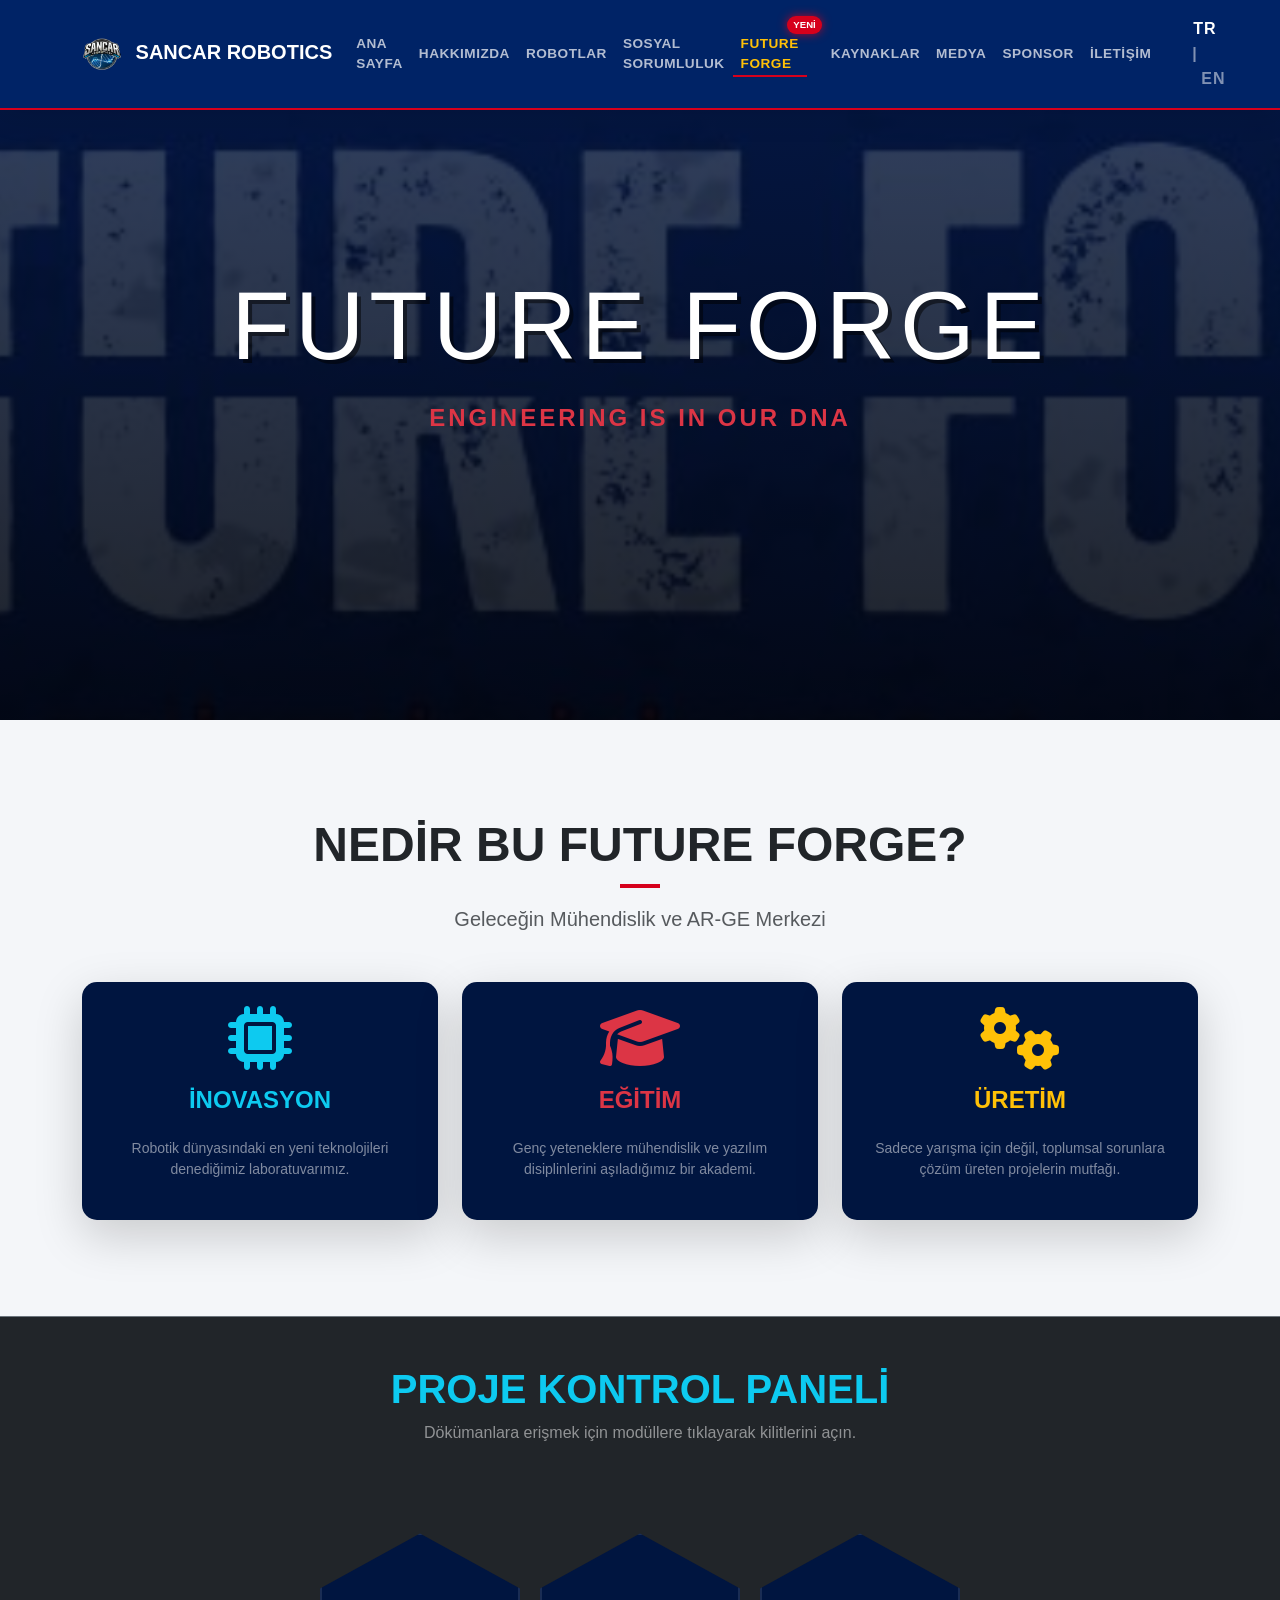
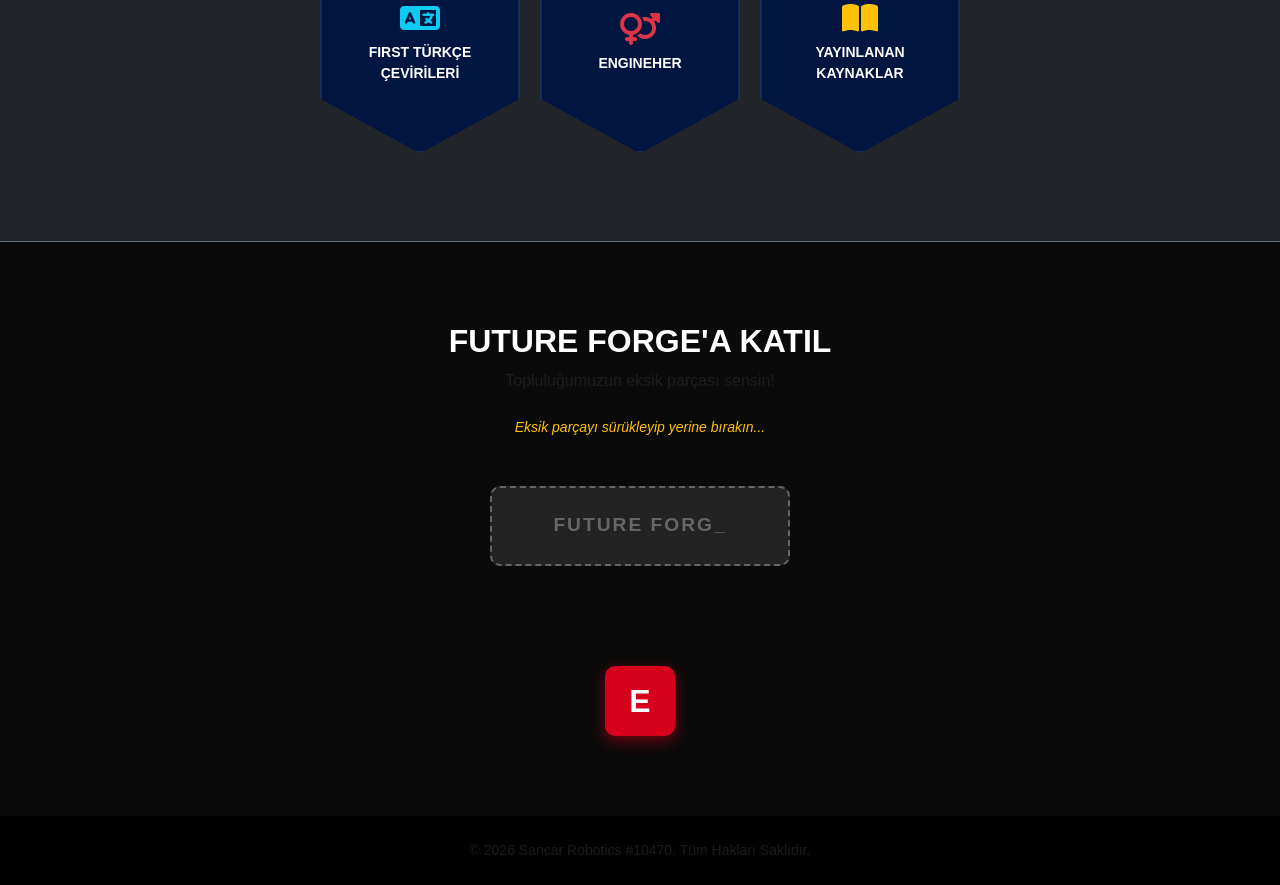
<file: pages/futureforge.html>
<!DOCTYPE html>
<html lang="tr">
<head>
    <meta charset="UTF-8">
    <meta name="viewport" content="width=device-width, initial-scale=1.0">
    <title>Future Forge | Sancar Robotics</title>
    <link href="https://cdn.jsdelivr.net/npm/bootstrap@5.3.0/dist/css/bootstrap.min.css" rel="stylesheet">
    <link rel="stylesheet" href="https://cdnjs.cloudflare.com/ajax/libs/font-awesome/6.4.0/css/all.min.css">
    <link rel="stylesheet" href="../style.css">

    <style>
        .ff-hero {
            height: 80vh;
            background-image: linear-gradient(rgba(0, 21, 64, 0.8), rgba(0, 0, 0, 0.9)), url('/img/futureforge.png');
            background-size: cover;
            background-position: center;
            background-attachment: fixed;
            display: flex;
            align-items: center;
            justify-content: center;
            position: relative;
        }

        /* HEXAGON SİSTEMİ */
        .hex-grid {
            display: flex;
            flex-wrap: wrap;
            justify-content: center;
            gap: 20px;
            padding: 40px 0;
            position: relative;
            z-index: 5;
        }
        
        .hexagon {
            width: 200px;
            height: 220px;
            background-color: #001540;
            clip-path: polygon(50% 0%, 100% 25%, 100% 75%, 50% 100%, 0% 75%, 0% 25%);
            display: flex;
            align-items: center;
            justify-content: center;
            flex-direction: column;
            color: #fff;
            cursor: pointer;
            transition: all 0.3s ease;
            position: relative;
            border: 2px solid rgba(255,255,255,0.1);
            text-align: center;
            padding: 10px;
        }

        .hexagon:hover {
            background-color: var(--accent-color);
            transform: scale(1.05);
            box-shadow: 0 0 20px rgba(214, 0, 28, 0.8);
            z-index: 10;
        }

        .hex-expand-anim {
            animation: spin-and-expand 1.5s ease-in-out forwards !important;
            z-index: 9999 !important;
            background-color: #001540 !important;
        }

        .hex-expand-anim > * {
            animation: fade-out-content 0.5s forwards;
        }

        @keyframes spin-and-expand {
            0% { transform: scale(1) rotate(0deg); }
            40% { transform: scale(0.8) rotate(360deg); background-color: var(--accent-color); }
            100% { transform: scale(50) rotate(360deg); background-color: #001540; opacity: 1; }
        }

        @keyframes fade-out-content {
            to { opacity: 0; display: none; }
        }

        /* YENİ PUZZLE (YAPBOZ) SİSTEMİ (Mobil Uyumlu) */
        .puzzle-section {
            background-color: #0a0a0a;
            padding: 80px 0;
            overflow: hidden; /* Taşmaları engelle */
        }

        .puzzle-container {
            position: relative;
            width: 100%;
            max-width: 400px;
            height: 250px;
            margin: 0 auto;
        }

        .puzzle-board {
            width: 300px;
            height: 80px;
            background-color: rgba(255, 255, 255, 0.1);
            border: 2px dashed #666;
            position: absolute;
            top: 0;
            left: 50%;
            transform: translateX(-50%);
            display: flex;
            align-items: center;
            justify-content: center;
            border-radius: 10px;
            transition: all 0.3s;
        }

        .puzzle-board.success {
            border: 2px solid #0dcaf0;
            background-color: rgba(13, 202, 240, 0.1);
            box-shadow: 0 0 30px rgba(13, 202, 240, 0.5);
            animation: glow-pulse 2s infinite;
        }

        .puzzle-piece {
            width: 70px;
            height: 70px;
            background-color: var(--accent-color);
            color: white;
            display: flex;
            align-items: center;
            justify-content: center;
            font-weight: bold;
            border-radius: 10px;
            cursor: grab;
            position: absolute;
            bottom: 0;
            left: calc(50% - 35px); /* Tam ortalama */
            box-shadow: 0 5px 15px rgba(214, 0, 28, 0.5);
            touch-action: none; /* Mobilde ekranı kaydırmayı engeller */
            z-index: 20;
        }

        .puzzle-piece:active {
            cursor: grabbing;
        }

        .puzzle-target-text {
            color: #666;
            font-weight: bold;
            text-transform: uppercase;
            letter-spacing: 2px;
            font-size: 1.2rem;
        }

        @keyframes glow-pulse {
            0% { box-shadow: 0 0 10px rgba(13, 202, 240, 0.3); }
            50% { box-shadow: 0 0 30px rgba(13, 202, 240, 0.8); }
            100% { box-shadow: 0 0 10px rgba(13, 202, 240, 0.3); }
        }

        #whatsapp-btn-container {
            display: none;
            opacity: 0;
            transition: opacity 1s;
        }
    </style>
</head>
<body class="bg-dark text-white">

    <nav class="navbar navbar-expand-lg navbar-dark fixed-top" id="mainNav" style="background-color: var(--primary-color);">
        <div class="container">
            <a class="navbar-brand fw-bold" href="../index.html">
                <img src="../img/logo.png" alt="Sancar Logo" height="40" class="d-inline-block align-text-center me-2">
                SANCAR ROBOTICS
            </a>
            <button class="navbar-toggler" type="button" data-bs-toggle="collapse" data-bs-target="#navbarNav">
                <span class="navbar-toggler-icon"></span>
            </button>
            <div class="collapse navbar-collapse" id="navbarNav">
                <ul class="navbar-nav ms-auto text-uppercase fw-semibold align-items-center">
                    <li class="nav-item"><a class="nav-link" href="../index.html" data-lang="nav_home">ANA SAYFA</a></li>
                    <li class="nav-item"><a class="nav-link" href="about.html" data-lang="nav_about">HAKKIMIZDA</a></li>
                    <li class="nav-item"><a class="nav-link" href="robots.html" data-lang="nav_robots">ROBOTLAR</a></li>
                    <li class="nav-item"><a class="nav-link" href="outreach.html" data-lang="nav_outreach">SOSYAL SORUMLULUK</a></li>
                    <li class="nav-item position-relative me-3">
                        <a class="nav-link text-warning fw-bold active" href="futureforge.html" data-lang="nav_ff">FUTURE FORGE</a>
                        <span class="nav-badge-new" data-lang="badge_new">YENİ</span>
                    </li>
                    <li class="nav-item"><a class="nav-link" href="resources.html" data-lang="nav_resources">KAYNAKLAR</a></li>
                    <li class="nav-item"><a class="nav-link" href="media.html" data-lang="nav_media">MEDYA</a></li>
                    <li class="nav-item"><a class="nav-link" href="sponsor.html" data-lang="nav_sponsor">SPONSOR</a></li>
                    <li class="nav-item"><a class="nav-link" href="../index.html#contact" data-lang="nav_contact">İLETİŞİM</a></li>
                    <li class="nav-item ms-3 border-start ps-3 border-secondary d-none d-lg-block"></li>
                    <li class="nav-item mt-3 mt-lg-0">
                        <button onclick="changeLanguage('tr')" id="btn-tr" class="btn btn-link text-decoration-none text-white p-0 me-2 small">TR</button>
                        <span class="text-white-50">|</span>
                        <button onclick="changeLanguage('en')" id="btn-en" class="btn btn-link text-decoration-none text-white-50 p-0 ms-2 small">EN</button>
                    </li>
                </ul>
            </div>
        </div>
    </nav>

    <header class="ff-hero">
        <div class="container text-center position-relative z-1">
            <h1 class="ff-hero-text" data-lang="ff_hero_title">FUTURE FORGE</h1>
            <p class="lead fw-bold text-danger mt-3 fs-4" style="letter-spacing: 3px;" data-lang="ff_hero_sub">ENGINEERING IS IN OUR DNA</p>
        </div>
    </header>

    <section class="py-5" style="background-color: var(--bg-tech);">
        <div class="container mt-5">
            <div class="text-center mb-5">
                <h2 class="fw-bold display-5 text-uppercase section-heading text-dark" data-lang="ff_what_title">NEDİR BU FUTURE FORGE?</h2>
                <p class="text-muted lead mt-3" data-lang="ff_what_sub">Geleceğin Mühendislik ve AR-GE Merkezi</p>
            </div>

            <div class="row g-4 mb-5">
                <div class="col-md-4">
                    <div class="card h-100 border-0 shadow-lg text-center p-4" style="background-color: #001540; color: white; border-bottom: 4px solid #0dcaf0;">
                        <div class="mb-3"><i class="fa-solid fa-microchip fa-4x text-info"></i></div>
                        <h4 class="fw-bold text-info" data-lang="ff_col1_title">İNOVASYON</h4>
                        <p class="text-white-50 mt-3 small" data-lang="ff_col1_desc">Robotik dünyasındaki en yeni teknolojileri denediğimiz laboratuvarımız.</p>
                    </div>
                </div>
                <div class="col-md-4">
                    <div class="card h-100 border-0 shadow-lg text-center p-4" style="background-color: #001540; color: white; border-bottom: 4px solid var(--accent-color);">
                        <div class="mb-3"><i class="fa-solid fa-graduation-cap fa-4x text-danger"></i></div>
                        <h4 class="fw-bold text-danger" data-lang="ff_col2_title">EĞİTİM</h4>
                        <p class="text-white-50 mt-3 small" data-lang="ff_col2_desc">Genç yeteneklere mühendislik ve yazılım disiplinlerini aşıladığımız bir akademi.</p>
                    </div>
                </div>
                <div class="col-md-4">
                    <div class="card h-100 border-0 shadow-lg text-center p-4" style="background-color: #001540; color: white; border-bottom: 4px solid #ffc107;">
                        <div class="mb-3"><i class="fa-solid fa-gears fa-4x text-warning"></i></div>
                        <h4 class="fw-bold text-warning" data-lang="ff_col3_title">ÜRETİM</h4>
                        <p class="text-white-50 mt-3 small" data-lang="ff_col3_desc">Sadece yarışma için değil, toplumsal sorunlara çözüm üreten projelerin mutfağı.</p>
                    </div>
                </div>
            </div>
        </div>
    </section>

    <section class="py-5 bg-dark border-top border-secondary position-relative overflow-hidden">
        <div class="container text-center position-relative z-1">
            <h2 class="fw-bold display-6 text-uppercase text-info mb-2" data-lang="ff_hex_title">PROJE KONTROL PANELİ</h2>
            <p class="text-white-50 mb-5" data-lang="ff_hex_sub">Dökümanlara erişmek için modüllere tıklayarak kilitlerini açın.</p>
            
            <div class="hex-grid">
                
                <div class="hexagon" onclick="triggerHexAnimation(this, 'translations.html')">
                    <i class="fa-solid fa-language fa-2x mb-2 text-info"></i>
                    <strong class="small" data-lang="ff_proj1">FIRST TÜRKÇE ÇEVİRİLERİ</strong>
                </div>

                <div class="hexagon" onclick="triggerHexAnimation(this, 'engineher.html')">
                    <i class="fa-solid fa-venus-mars fa-2x mb-2 text-danger"></i>
                    <strong class="small" data-lang="ff_proj2">ENGINEHER</strong>
                </div>

                <div class="hexagon" onclick="triggerHexAnimation(this, 'published.html')">
                    <i class="fa-solid fa-book-open fa-2x mb-2 text-warning"></i>
                    <strong class="small" data-lang="ff_proj3">YAYINLANAN KAYNAKLAR</strong>
                </div>

            </div>
        </div>
    </section>

    <section class="puzzle-section text-center border-top border-secondary">
        <div class="container">
            <h2 class="fw-bold text-white mb-2" data-lang="ff_join_title">FUTURE FORGE'A KATIL</h2>
            <p class="text-muted mb-4" data-lang="ff_join_sub">Topluluğumuzun eksik parçası sensin!</p>
            <p class="text-warning small fst-italic mb-5" data-lang="ff_puzzle_hint">Eksik parçayı sürükleyip yerine bırakın...</p>
            
            <div class="puzzle-container">
                <div class="puzzle-board" id="drop-zone">
                    <span class="puzzle-target-text" id="board-text">FUTURE FORG_</span>
                </div>

                <div class="puzzle-piece" id="drag-piece">
                    <span class="fs-2">E</span>
                </div>
            </div>

            <div class="mt-4" id="whatsapp-btn-container">
                <h4 class="text-info mb-4">Mıknatıs Kenetlendi! Erişim Onaylandı.</h4>
                <a href="https://chat.whatsapp.com/Fzd4dIwhJlG0hYmfuTd8ZB" target="_blank" class="btn btn-success btn-lg rounded-pill px-5 shadow-lg fw-bold">
                    <i class="fa-brands fa-whatsapp me-2 fa-lg"></i><span data-lang="ff_wa_button">WHATSAPP TOPLULUĞUNA KATIL</span>
                </a>
            </div>

        </div>
    </section>

    <footer class="py-4 bg-black text-white text-center">
        <div class="container">
            <p class="small text-muted mb-0">© 2026 Sancar Robotics #10470. Tüm Hakları Saklıdır.</p>
        </div>
    </footer>

    <script src="https://cdn.jsdelivr.net/npm/bootstrap@5.3.0/dist/js/bootstrap.bundle.min.js"></script>
    <script src="../language.js"></script>
    
    <script>
        // --- 1. HEXAGON ANİMASYONU ---
        function triggerHexAnimation(element, targetUrl) {
            if(element.classList.contains('hex-expand-anim')) return;

            // Animasyon class'ını ekle (Önce döner, sonra büyür)
            element.classList.add('hex-expand-anim');

            // Ekran kararınca (yaklaşık 1.3 saniye sonra) YENİ SAYFAYA yönlendir
            setTimeout(() => {
                window.location.href = targetUrl;
            }, 1300);
        }

        // --- 2. MOBİL UYUMLU SÜRÜKLE-BIRAK (PUZZLE) SİSTEMİ ---
        const piece = document.getElementById('drag-piece');
        const dropZone = document.getElementById('drop-zone');
        const waContainer = document.getElementById('whatsapp-btn-container');
        const boardText = document.getElementById('board-text');

        let isDragging = false;
        let currentX = 0;
        let currentY = 0;
        let initialX = 0;
        let initialY = 0;
        let xOffset = 0;
        let yOffset = 0;

        // Hem Fare (Mouse) hem Dokunmatik (Touch) olaylarını dinliyoruz
        piece.addEventListener('mousedown', dragStart);
        document.addEventListener('mousemove', drag);
        document.addEventListener('mouseup', dragEnd);

        piece.addEventListener('touchstart', dragStart, {passive: false});
        document.addEventListener('touchmove', drag, {passive: false});
        document.addEventListener('touchend', dragEnd);

        function dragStart(e) {
            if (e.type === 'touchstart') {
                initialX = e.touches[0].clientX - xOffset;
                initialY = e.touches[0].clientY - yOffset;
            } else {
                initialX = e.clientX - xOffset;
                initialY = e.clientY - yOffset;
            }

            if (e.target === piece || piece.contains(e.target)) {
                isDragging = true;
                piece.style.transition = 'none'; // Sürüklerken gecikme olmasın
            }
        }

        function drag(e) {
            if (isDragging) {
                e.preventDefault(); // Mobilde ekranın kaymasını engeller
                
                if (e.type === 'touchmove') {
                    currentX = e.touches[0].clientX - initialX;
                    currentY = e.touches[0].clientY - initialY;
                } else {
                    currentX = e.clientX - initialX;
                    currentY = e.clientY - initialY;
                }

                xOffset = currentX;
                yOffset = currentY;
                piece.style.transform = `translate3d(${currentX}px, ${currentY}px, 0)`;
            }
        }

        function dragEnd(e) {
            if (!isDragging) return;
            isDragging = false;
            piece.style.transition = 'all 0.3s ease'; // Bırakıldığında yumuşak hareket

            // Parçanın ve Hedefin ekran üzerindeki konumlarını hesapla
            const pieceRect = piece.getBoundingClientRect();
            const dropRect = dropZone.getBoundingClientRect();

            // Parçanın merkezi hedefin içinde mi diye kontrol et
            const pieceCenterX = pieceRect.left + (pieceRect.width / 2);
            const pieceCenterY = pieceRect.top + (pieceRect.height / 2);

            if (
                pieceCenterX > dropRect.left &&
                pieceCenterX < dropRect.right &&
                pieceCenterY > dropRect.top &&
                pieceCenterY < dropRect.bottom
            ) {
                // BAŞARILI: Parçayı gizle, kutuyu parlat
                piece.style.display = 'none';
                dropZone.classList.add('success');
                boardText.innerHTML = 'FUTURE FORGE';
                boardText.style.color = '#0dcaf0'; // Mavi/Turkuaz renk

                // WhatsApp Butonunu Ortaya Çıkar
                setTimeout(() => {
                    waContainer.style.display = 'block';
                    setTimeout(() => waContainer.style.opacity = '1', 50);
                }, 500);
            } else {
                // BAŞARISIZ: Parçayı ilk (orijinal) yerine geri yolla
                currentX = 0;
                currentY = 0;
                xOffset = 0;
                yOffset = 0;
                piece.style.transform = `translate3d(0px, 0px, 0)`;
            }
        }
    </script>
</body>
</html>
</file>
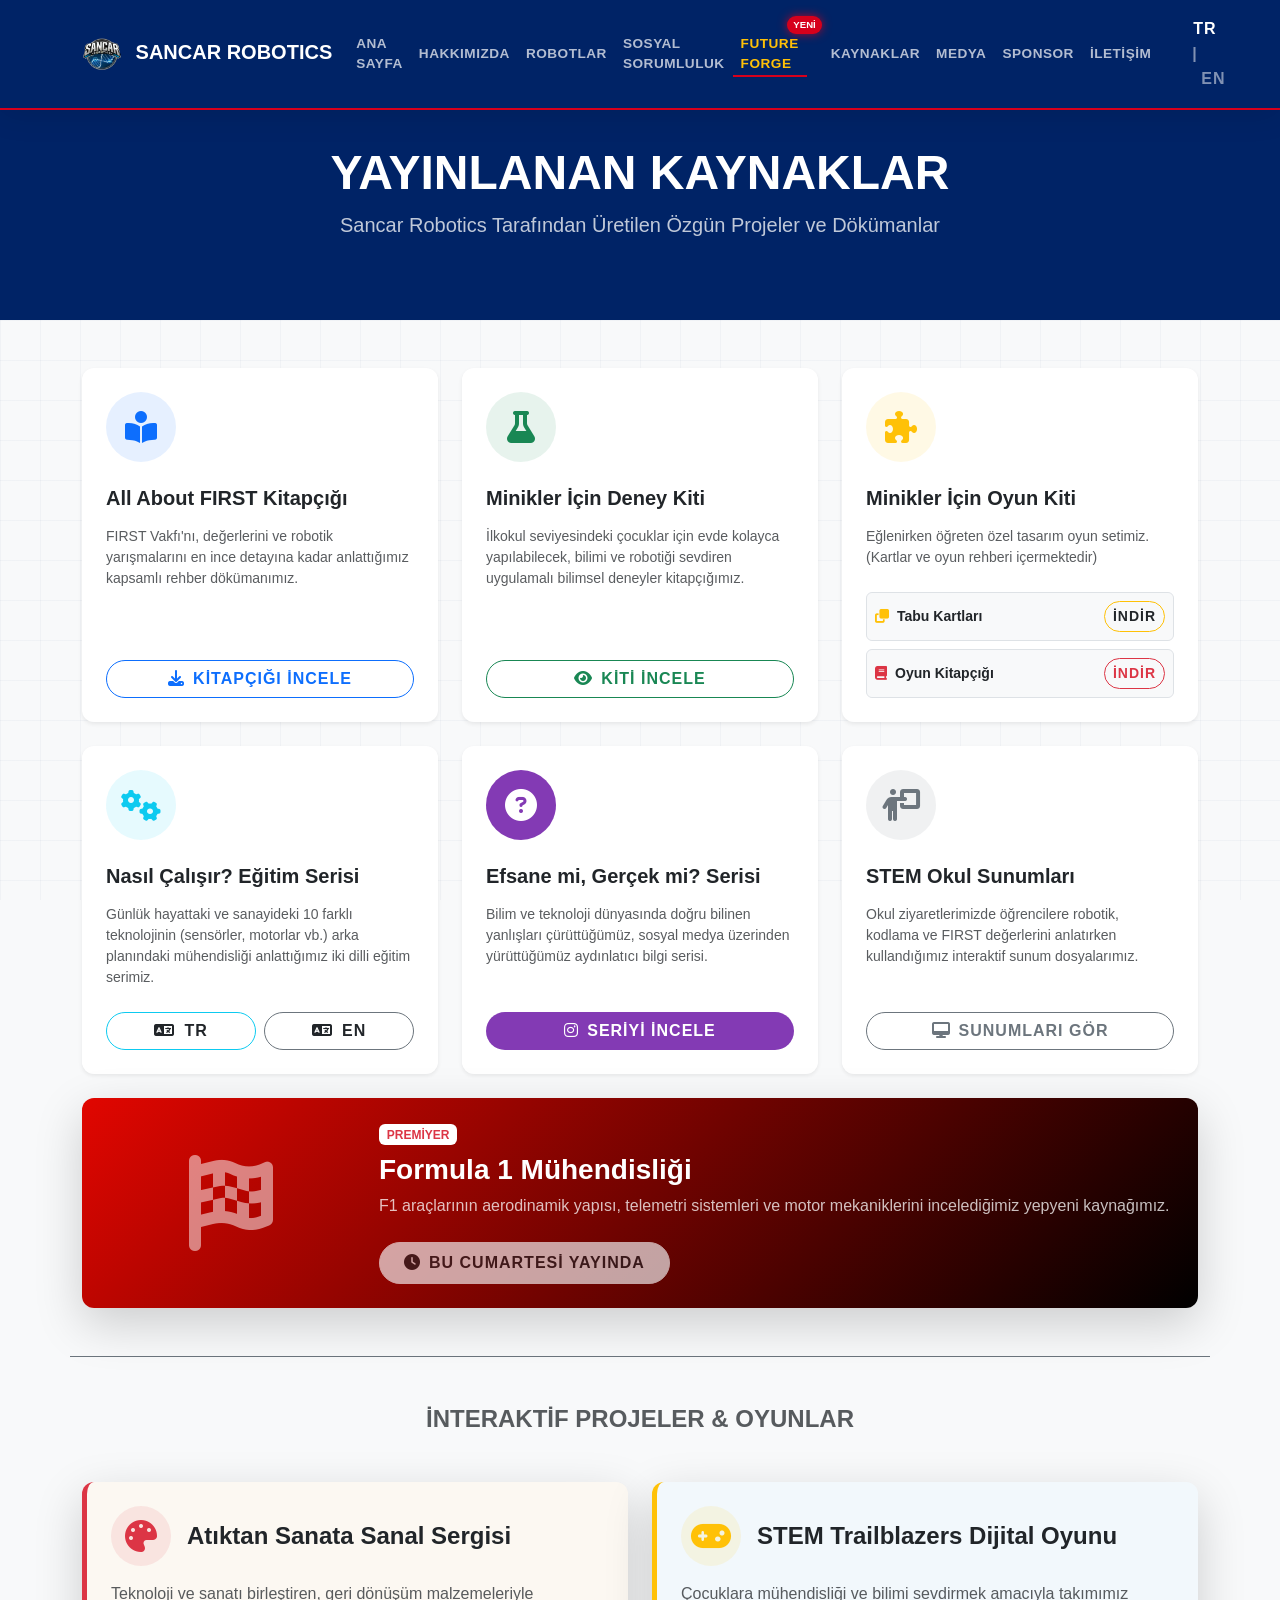
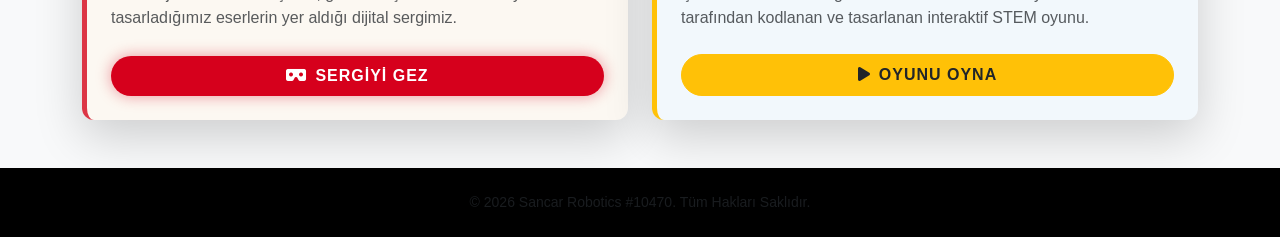
<file: pages/published.html>
<!DOCTYPE html>
<html lang="tr">
<head>
    <meta charset="UTF-8">
    <meta name="viewport" content="width=device-width, initial-scale=1.0">
    <title>Yayınlanan Kaynaklar | Sancar Robotics</title>
    <link href="https://cdn.jsdelivr.net/npm/bootstrap@5.3.0/dist/css/bootstrap.min.css" rel="stylesheet">
    <link rel="stylesheet" href="https://cdnjs.cloudflare.com/ajax/libs/font-awesome/6.4.0/css/all.min.css">
    <link rel="stylesheet" href="../style.css">
    <style>
        .resource-card {
            transition: transform 0.3s ease, box-shadow 0.3s ease;
            border-radius: 12px;
            overflow: hidden;
            display: flex;
            flex-direction: column;
        }
        .resource-card:hover {
            transform: translateY(-5px);
            box-shadow: 0 15px 30px rgba(0,0,0,0.1);
        }
        .icon-circle {
            width: 70px;
            height: 70px;
            border-radius: 50%;
            display: flex;
            align-items: center;
            justify-content: center;
            font-size: 2rem;
            margin-bottom: 1.5rem;
        }
    </style>
</head>
<body class="bg-light">

    <nav class="navbar navbar-expand-lg navbar-dark fixed-top" id="mainNav" style="background-color: var(--primary-color);">
        <div class="container">
            <a class="navbar-brand fw-bold" href="../index.html">
                <img src="../img/logo.png" alt="Sancar Logo" height="40" class="d-inline-block align-text-center me-2">
                SANCAR ROBOTICS
            </a>
            <button class="navbar-toggler" type="button" data-bs-toggle="collapse" data-bs-target="#navbarNav">
                <span class="navbar-toggler-icon"></span>
            </button>
            <div class="collapse navbar-collapse" id="navbarNav">
                <ul class="navbar-nav ms-auto text-uppercase fw-semibold align-items-center">
                    <li class="nav-item"><a class="nav-link" href="../index.html" data-lang="nav_home">ANA SAYFA</a></li>
                    <li class="nav-item"><a class="nav-link" href="about.html" data-lang="nav_about">HAKKIMIZDA</a></li>
                    <li class="nav-item"><a class="nav-link" href="robots.html" data-lang="nav_robots">ROBOTLAR</a></li>
                    <li class="nav-item"><a class="nav-link" href="outreach.html" data-lang="nav_outreach">SOSYAL SORUMLULUK</a></li>
                    <li class="nav-item position-relative me-3">
                        <a class="nav-link text-warning fw-bold active" href="futureforge.html" data-lang="nav_ff">FUTURE FORGE</a>
                        <span class="nav-badge-new" data-lang="badge_new">YENİ</span>
                    </li>
                    <li class="nav-item"><a class="nav-link" href="resources.html" data-lang="nav_resources">KAYNAKLAR</a></li>
                    <li class="nav-item"><a class="nav-link" href="media.html" data-lang="nav_media">MEDYA</a></li>
                    <li class="nav-item"><a class="nav-link" href="sponsor.html" data-lang="nav_sponsor">SPONSOR</a></li>
                    <li class="nav-item"><a class="nav-link" href="../index.html#contact" data-lang="nav_contact">İLETİŞİM</a></li>
                    <li class="nav-item ms-3 border-start ps-3 border-secondary d-none d-lg-block"></li>
                    <li class="nav-item mt-3 mt-lg-0">
                        <button onclick="changeLanguage('tr')" id="btn-tr" class="btn btn-link text-decoration-none text-white p-0 me-2 small">TR</button>
                        <span class="text-white-50">|</span>
                        <button onclick="changeLanguage('en')" id="btn-en" class="btn btn-link text-decoration-none text-white-50 p-0 ms-2 small">EN</button>
                    </li>
                </ul>
            </div>
        </div>
    </nav>

    <header class="py-5 text-white mt-5" style="background-color: var(--primary-color);">
        <div class="container pt-5 pb-3 text-center">
            <h1 class="display-5 fw-bold text-uppercase" data-lang="pub_page_title">YAYINLANAN KAYNAKLAR</h1>
            <p class="lead opacity-75" data-lang="pub_page_sub">Sancar Robotics Tarafından Üretilen Özgün Projeler ve Dökümanlar</p>
        </div>
    </header>

    <section class="py-5">
        <div class="container">
            
            <div class="row g-4 mb-4">
                
                <div class="col-lg-4 col-md-6">
                    <div class="card h-100 border-0 shadow-sm resource-card p-4">
                        <div class="icon-circle bg-primary bg-opacity-10 text-primary">
                            <i class="fa-solid fa-book-open-reader"></i>
                        </div>
                        <h5 class="fw-bold mb-3 text-dark" data-lang="pub_res_aaf_title">All About FIRST Kitapçığı</h5>
                        <p class="text-muted mb-4 small" data-lang="pub_res_aaf_desc">FIRST Vakfı'nı, değerlerini ve robotik yarışmalarını en ince detayına kadar anlattığımız kapsamlı rehber dökümanımız.</p>
                        <div class="mt-auto">
                            <a href="/docs/all_about_first.pdf" class="btn btn-outline-primary w-100 fw-bold">
                                <i class="fa-solid fa-download me-2"></i><span data-lang="btn_view_doc">KİTAPÇIĞI İNCELE</span>
                            </a>
                        </div>
                    </div>
                </div>

                <div class="col-lg-4 col-md-6">
                    <div class="card h-100 border-0 shadow-sm resource-card p-4">
                        <div class="icon-circle bg-success bg-opacity-10 text-success">
                            <i class="fa-solid fa-flask"></i>
                        </div>
                        <h5 class="fw-bold mb-3 text-dark" data-lang="pub_res_exp_title">Minikler İçin Deney Kiti</h5>
                        <p class="text-muted mb-4 small" data-lang="pub_res_exp_desc">İlkokul seviyesindeki çocuklar için evde kolayca yapılabilecek, bilimi ve robotiği sevdiren uygulamalı bilimsel deneyler kitapçığımız.</p>
                        <div class="mt-auto">
                            <a href="#" class="btn btn-outline-success w-100 fw-bold">
                                <i class="fa-solid fa-eye me-2"></i><span data-lang="btn_view_kit">KİTİ İNCELE</span>
                            </a>
                        </div>
                    </div>
                </div>

                <div class="col-lg-4 col-md-12">
                    <div class="card h-100 border-0 shadow-sm resource-card p-4">
                        <div class="icon-circle bg-warning bg-opacity-10 text-warning">
                            <i class="fa-solid fa-puzzle-piece"></i>
                        </div>
                        <h5 class="fw-bold mb-3 text-dark" data-lang="pub_res_gamekit_title">Minikler İçin Oyun Kiti</h5>
                        <p class="text-muted mb-4 small" data-lang="pub_res_gamekit_desc">Eğlenirken öğreten özel tasarım oyun setimiz. (Kartlar ve oyun rehberi içermektedir)</p>
                        
                        <div class="mt-auto d-flex flex-column gap-2">
                            <div class="p-2 border rounded bg-light d-flex justify-content-between align-items-center">
                                <span class="small fw-bold text-dark"><i class="fa-solid fa-clone me-2 text-warning"></i><span data-lang="pub_res_gamekit_cards">Tabu Kartları</span></span>
                                <a href="/docs/oyun_kartları.pdf" class="btn btn-sm btn-outline-warning text-dark fw-bold">İndir</a>
                            </div>
                            <div class="p-2 border rounded bg-light d-flex justify-content-between align-items-center">
                                <span class="small fw-bold text-dark"><i class="fa-solid fa-book me-2 text-danger"></i><span data-lang="pub_res_gamekit_book">Oyun Kitapçığı</span></span>
                                <a href="/docs/oyun_kiti.pdf" class="btn btn-sm btn-outline-danger fw-bold">İndir</a>
                            </div>
                        </div>
                    </div>
                </div>

            </div>

            <div class="row g-4 mb-4">
                
                <div class="col-lg-4 col-md-6">
                    <div class="card h-100 border-0 shadow-sm resource-card p-4">
                        <div class="icon-circle bg-info bg-opacity-10 text-info">
                            <i class="fa-solid fa-cogs"></i>
                        </div>
                        <h5 class="fw-bold mb-3 text-dark" data-lang="pub_res_how_title">Nasıl Çalışır? Eğitim Serisi</h5>
                        <p class="text-muted mb-4 small" data-lang="pub_res_how_desc">Günlük hayattaki ve sanayideki 10 farklı teknolojinin arka planındaki mühendisliği anlattığımız iki dilli eğitim serimiz.</p>
                        <div class="mt-auto d-flex gap-2">
                            <a href="/docs/nasıl_çalışır.pdf" class="btn btn-outline-info w-50 fw-bold text-dark"><i class="fa-solid fa-language me-1"></i> TR</a>
                            <a href="/docs/how_does_it_work.pdf" class="btn btn-outline-secondary w-50 fw-bold text-dark"><i class="fa-solid fa-language me-1"></i> EN</a>
                        </div>
                    </div>
                </div>

                <div class="col-lg-4 col-md-6">
                    <div class="card h-100 border-0 shadow-sm resource-card p-4">
                        <div class="icon-circle text-white" style="background-color: #833AB4;">
                            <i class="fa-solid fa-question-circle"></i>
                        </div>
                        <h5 class="fw-bold mb-3 text-dark" data-lang="pub_res_myth_title">Efsane mi, Gerçek mi? Serisi</h5>
                        <p class="text-muted mb-4 small" data-lang="pub_res_myth_desc">Bilim ve teknoloji dünyasında doğru bilinen yanlışları çürüttüğümüz, sosyal medya üzerinden yürüttüğümüz aydınlatıcı bilgi serisi.</p>
                        <div class="mt-auto">
                            <a href="https://instagram.com/sancarrobotics" target="_blank" class="btn w-100 fw-bold text-white" style="background-color: #833AB4;">
                                <i class="fa-brands fa-instagram me-2"></i><span data-lang="btn_view_series">SERİYİ İNCELE</span>
                            </a>
                        </div>
                    </div>
                </div>

                <div class="col-lg-4 col-md-12">
                    <div class="card h-100 border-0 shadow-sm resource-card p-4">
                        <div class="icon-circle bg-secondary bg-opacity-10 text-secondary">
                            <i class="fa-solid fa-person-chalkboard"></i>
                        </div>
                        <h5 class="fw-bold mb-3 text-dark" data-lang="pub_res_pres_title">STEM Okul Sunumları</h5>
                        <p class="text-muted mb-4 small" data-lang="pub_res_pres_desc">Okul ziyaretlerimizde öğrencilere robotik, kodlama ve FIRST değerlerini anlatırken kullandığımız interaktif sunum dosyalarımız.</p>
                        <div class="mt-auto">
                            <a href="/docs/marie_curie.pptx" class="btn btn-outline-secondary w-100 fw-bold">
                                <i class="fa-solid fa-desktop me-2"></i><span data-lang="btn_view_presentation">SUNUMLARI GÖR</span>
                            </a>
                        </div>
                    </div>
                </div>

            </div>

            <div class="row mb-5">
                <div class="col-12">
                    <div class="card border-0 shadow-lg resource-card p-4 text-white" style="background: linear-gradient(135deg, #e10600 0%, #000000 100%);">
                        <div class="row align-items-center">
                            <div class="col-md-3 text-center mb-3 mb-md-0">
                                <i class="fa-solid fa-flag-checkered fa-6x opacity-50"></i>
                            </div>
                            <div class="col-md-9">
                                <div class="badge bg-white text-danger mb-2">PREMİYER</div>
                                <h3 class="fw-bold mb-2" data-lang="pub_res_f1_title">Formula 1 Mühendisliği</h3>
                                <p class="mb-4 opacity-75" data-lang="pub_res_f1_desc">F1 araçlarının aerodinamik yapısı, telemetri sistemleri ve motor mekaniklerini incelediğimiz yepyeni kaynağımız.</p>
                                <button class="btn btn-light w-auto fw-bold disabled text-dark px-4 py-2">
                                    <i class="fa-solid fa-clock me-2"></i><span data-lang="btn_coming_this_saturday">BU CUMARTESİ YAYINDA</span>
                                </button>
                            </div>
                        </div>
                    </div>
                </div>
            </div>

            <div class="row g-4 border-top border-secondary pt-4 mt-2">
                <div class="col-12 text-center mb-3">
                    <h4 class="fw-bold text-muted text-uppercase">İnteraktif Projeler & Oyunlar</h4>
                </div>
                
                <div class="col-lg-6">
                    <div class="card h-100 border-0 shadow-lg resource-card p-4" style="background-color: #fcf8f2; border-left: 5px solid #dc3545 !important;">
                        <div class="d-flex align-items-center mb-3">
                            <div class="icon-circle bg-danger bg-opacity-10 text-danger me-3 mb-0" style="width: 60px; height: 60px;">
                                <i class="fa-solid fa-palette"></i>
                            </div>
                            <h4 class="fw-bold text-dark mb-0" data-lang="pub_res_art_title">Atıktan Sanata Sanal Sergisi</h4>
                        </div>
                        <p class="text-muted mb-4" data-lang="pub_res_art_desc">Teknoloji ve sanatı birleştiren, geri dönüşüm malzemeleriyle tasarladığımız eserlerin yer aldığı dijital sergimiz.</p>
                        <div class="mt-auto">
                            <a href="https://sancarrobotics.github.io/atiktansanata_10470/" target="_blank" class="btn btn-danger w-100 fw-bold py-2">
                                <i class="fa-solid fa-vr-cardboard me-2"></i><span data-lang="btn_visit">SERGİYİ GEZ</span>
                            </a>
                        </div>
                    </div>
                </div>

                <div class="col-lg-6">
                    <div class="card h-100 border-0 shadow-lg resource-card p-4" style="background-color: #f2f8fc; border-left: 5px solid #ffc107 !important;">
                        <div class="d-flex align-items-center mb-3">
                            <div class="icon-circle bg-warning bg-opacity-10 text-warning me-3 mb-0" style="width: 60px; height: 60px;">
                                <i class="fa-solid fa-gamepad"></i>
                            </div>
                            <h4 class="fw-bold text-dark mb-0" data-lang="pub_res_game_title">STEM Trailblazers Dijital Oyunu</h4>
                        </div>
                        <p class="text-muted mb-4" data-lang="pub_res_game_desc">Çocuklara mühendisliği ve bilimi sevdirmek amacıyla takımımız tarafından kodlanan ve tasarlanan interaktif STEM oyunu.</p>
                        <div class="mt-auto">
                            <a href="https://sancarrobotics.github.io/STEMtrailblazers/" target="_blank" class="btn btn-warning w-100 fw-bold text-dark py-2">
                                <i class="fa-solid fa-play me-2"></i><span data-lang="btn_play">OYUNU OYNA</span>
                            </a>
                        </div>
                    </div>
                </div>

            </div>

        </div>
    </section>

    <footer class="py-4 bg-black text-white text-center">
        <div class="container">
            <p class="small text-muted mb-0">© 2026 Sancar Robotics #10470. Tüm Hakları Saklıdır.</p>
        </div>
    </footer>

    <script src="https://cdn.jsdelivr.net/npm/bootstrap@5.3.0/dist/js/bootstrap.bundle.min.js"></script>
    <script src="../language.js"></script>
</body>
</html>
</file>
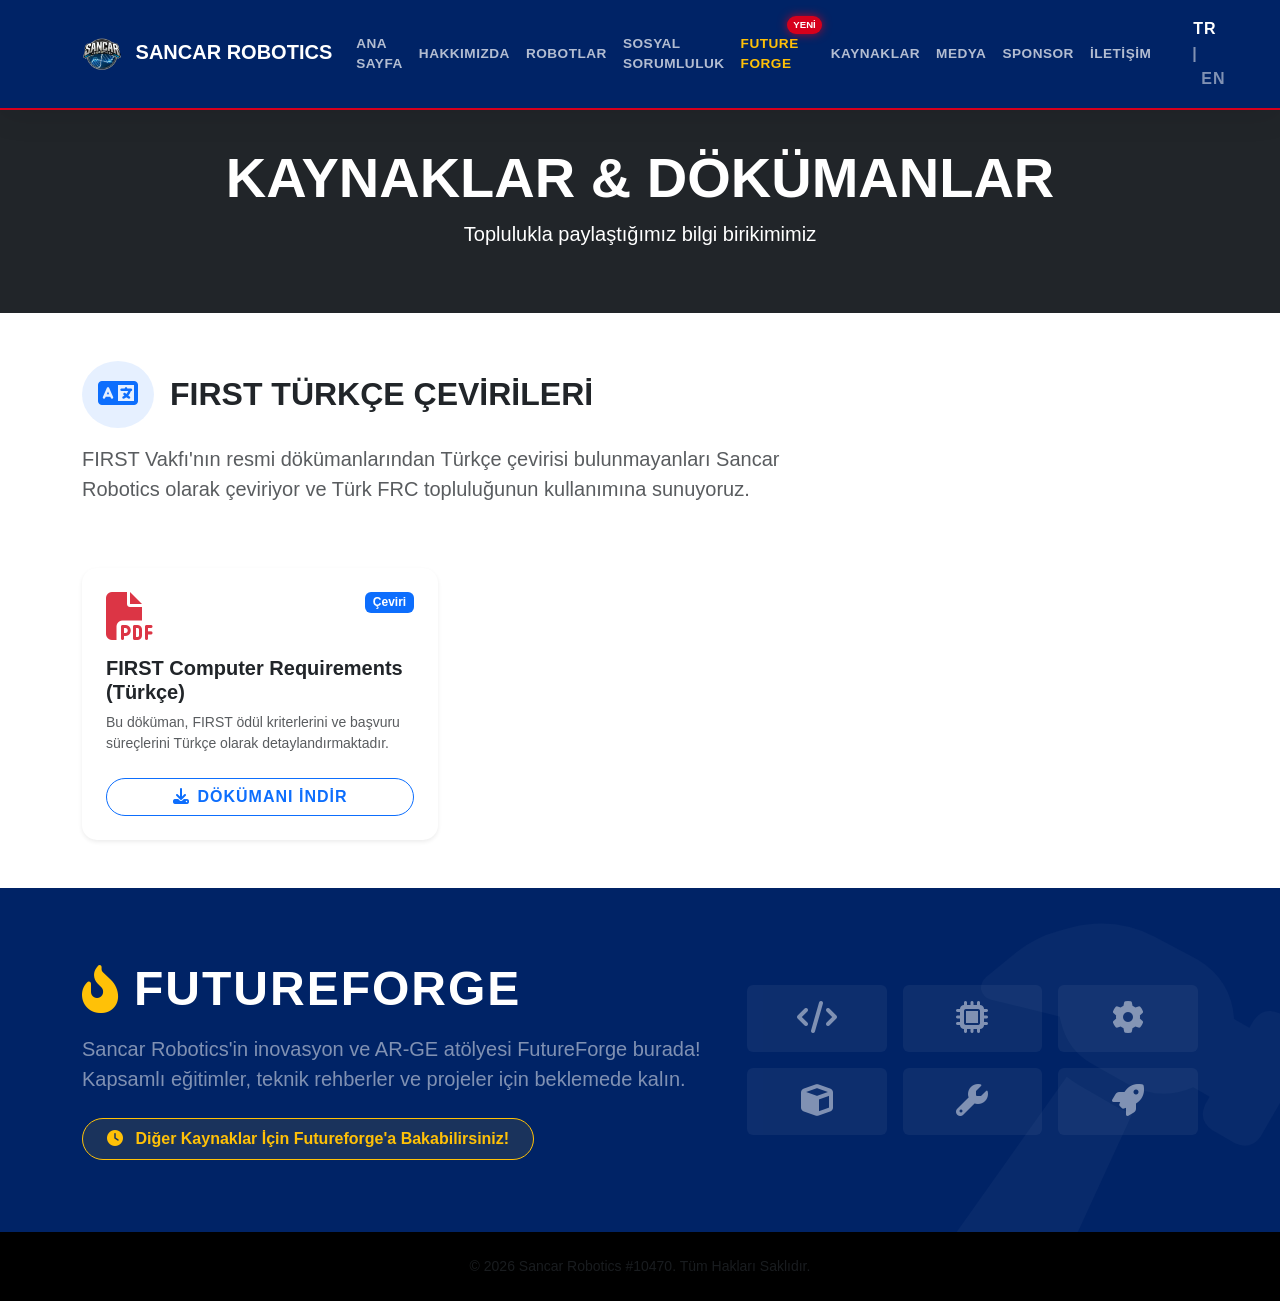
<file: pages/resources.html>
<!DOCTYPE html>
<html lang="tr">
<head>
    <meta charset="UTF-8">
    <meta name="viewport" content="width=device-width, initial-scale=1.0">
    <title>Kaynaklar | Sancar Robotics</title>
    <link href="https://cdn.jsdelivr.net/npm/bootstrap@5.3.0/dist/css/bootstrap.min.css" rel="stylesheet">
    <link rel="stylesheet" href="https://cdnjs.cloudflare.com/ajax/libs/font-awesome/6.4.0/css/all.min.css">
    <link rel="stylesheet" href="../style.css">
</head>
<body class="bg-light">

    <nav class="navbar navbar-expand-lg navbar-dark fixed-top" id="mainNav" style="background-color: var(--primary-color);">
        <div class="container">
            <a class="navbar-brand fw-bold" href="../index.html">
                <img src="../img/logo.png" alt="Sancar Logo" height="40" class="d-inline-block align-text-center me-2">
                SANCAR ROBOTICS
            </a>
            
            <button class="navbar-toggler" type="button" data-bs-toggle="collapse" data-bs-target="#navbarNav">
                <span class="navbar-toggler-icon"></span>
            </button>
            
            <div class="collapse navbar-collapse" id="navbarNav">
                <ul class="navbar-nav ms-auto text-uppercase fw-semibold align-items-center">
                    
                    <li class="nav-item"><a class="nav-link" href="../index.html" data-lang="nav_home">ANA SAYFA</a></li>
                    
                    <li class="nav-item"><a class="nav-link" href="about.html" data-lang="nav_about">HAKKIMIZDA</a></li>
                    <li class="nav-item"><a class="nav-link" href="robots.html" data-lang="nav_robots">ROBOTLAR</a></li>
                    <li class="nav-item"><a class="nav-link" href="outreach.html" data-lang="nav_outreach">SOSYAL SORUMLULUK</a></li>
                    
                    <li class="nav-item position-relative me-3">
                        <a class="nav-link text-warning fw-bold" href="futureforge.html" data-lang="nav_ff">FUTURE FORGE</a>
                        <span class="nav-badge-new" data-lang="badge_new">YENİ</span>
                    </li>
                    
                    <li class="nav-item"><a class="nav-link" href="resources.html" data-lang="nav_resources">KAYNAKLAR</a></li>
                    <li class="nav-item"><a class="nav-link" href="media.html" data-lang="nav_media">MEDYA</a></li>
                    <li class="nav-item"><a class="nav-link" href="sponsor.html" data-lang="nav_sponsor">SPONSOR</a></li>
                    
                    <li class="nav-item"><a class="nav-link" href="../index.html#contact" data-lang="nav_contact">İLETİŞİM</a></li>
                    
                    <li class="nav-item ms-3 border-start ps-3 border-secondary d-none d-lg-block"></li>
                    <li class="nav-item mt-3 mt-lg-0">
                        <button onclick="changeLanguage('tr')" id="btn-tr" class="btn btn-link text-decoration-none text-white p-0 me-2 small">TR</button>
                        <span class="text-white-50">|</span>
                        <button onclick="changeLanguage('en')" id="btn-en" class="btn btn-link text-decoration-none text-white-50 p-0 ms-2 small">EN</button>
                    </li>
                    
                </ul>
            </div>
        </div>
    </nav>

    <header class="py-5 bg-dark text-white text-center mt-5">
        <div class="container pt-5">
            <h1 class="display-4 fw-bold" data-lang="res_title">KAYNAKLAR & DÖKÜMANLAR</h1>
            <p class="lead" data-lang="res_sub">Toplulukla paylaştığımız bilgi birikimimiz</p>
        </div>
    </header>

    <section class="py-5 bg-white">
        <div class="container">
            <div class="row mb-5 align-items-center">
                <div class="col-lg-8">
                    <div class="d-flex align-items-center mb-3">
                        <div class="bg-primary bg-opacity-10 text-primary rounded-circle p-3 me-3">
                            <i class="fa-solid fa-language fa-2x"></i>
                        </div>
                        <h2 class="fw-bold text-uppercase mb-0" data-lang="res_trans_title">FIRST TÜRKÇE ÇEVİRİLERİ</h2>
                    </div>
                    <p class="text-muted fs-5" data-lang="res_trans_desc">
                        FIRST Vakfı'nın resmi dökümanlarından Türkçe çevirisi bulunmayanları Sancar Robotics olarak çeviriyor ve Türk FRC topluluğunun kullanımına sunuyoruz.
                    </p>
                </div>
            </div>

            <div class="row g-4">
                <div class="col-md-6 col-lg-4">
                    <div class="card h-100 border-0 shadow-sm" style="border-top: 4px solid var(--primary-color);">
                        <div class="card-body p-4">
                            <div class="d-flex justify-content-between align-items-start mb-3">
                                <i class="fa-solid fa-file-pdf fa-3x text-danger"></i>
                                <span class="badge bg-primary">Çeviri</span>
                            </div>
                            <h5 class="fw-bold">FIRST Computer Requirements (Türkçe)</h5>
                            <p class="text-muted small mb-4">Bu döküman, FIRST ödül kriterlerini ve başvuru süreçlerini Türkçe olarak detaylandırmaktadır.</p>
                            <a href="../docs/bilgisayargereklilikleri.pdf" class="btn btn-outline-primary w-100 fw-bold">
                                <i class="fa-solid fa-download me-2"></i><span data-lang="btn_download_doc">DÖKÜMANI İNDİR</span>
                            </a>
                        </div>
                    </div>
                </div>

                </div>
        </div>
    </section>

    <section class="py-5 text-white position-relative overflow-hidden" style="background-color: var(--primary-color);">
        <div style="position: absolute; top: -50px; right: -50px; font-size: 25rem; color: rgba(255,255,255,0.03); transform: rotate(-15deg); pointer-events: none;">
            <i class="fa-solid fa-hammer"></i>
        </div>
        
        <div class="container position-relative z-1 py-4">
            <div class="row align-items-center">
                <div class="col-lg-7 mb-4 mb-lg-0">
                    <div class="d-flex align-items-center mb-3">
                        <i class="fa-solid fa-fire-flame-curved fa-3x text-warning me-3"></i>
                        <h2 class="fw-bold display-5 mb-0" data-lang="res_ff_title" style="letter-spacing: 2px;">FUTUREFORGE</h2>
                    </div>
                    <p class="lead text-white-50 mb-4" data-lang="res_ff_desc">
                        Sancar Robotics'in inovasyon ve AR-GE atölyesi FutureForge çok yakında burada! Kapsamlı eğitimler, teknik rehberler ve projeler için beklemede kalın.
                    </p>
                    <div class="d-inline-block border border-warning rounded-pill px-4 py-2" style="background: rgba(255, 193, 7, 0.1);">
                        <i class="fa-solid fa-clock text-warning me-2"></i>
                        <span class="fw-bold text-warning letter-spacing-1" data-lang="ff_coming_soon">Diğer Kaynaklar İçin Futureforge'a Bakabilirsiniz!</span>
                    </div>
                </div>
                
                <div class="col-lg-5 d-none d-lg-block">
                    <div class="row g-3 text-center opacity-50">
                        <div class="col-4"><div class="p-3 bg-white bg-opacity-10 rounded"><i class="fa-solid fa-code fa-2x"></i></div></div>
                        <div class="col-4"><div class="p-3 bg-white bg-opacity-10 rounded"><i class="fa-solid fa-microchip fa-2x"></i></div></div>
                        <div class="col-4"><div class="p-3 bg-white bg-opacity-10 rounded"><i class="fa-solid fa-gear fa-2x"></i></div></div>
                        <div class="col-4"><div class="p-3 bg-white bg-opacity-10 rounded"><i class="fa-solid fa-cube fa-2x"></i></div></div>
                        <div class="col-4"><div class="p-3 bg-white bg-opacity-10 rounded"><i class="fa-solid fa-wrench fa-2x"></i></div></div>
                        <div class="col-4"><div class="p-3 bg-white bg-opacity-10 rounded"><i class="fa-solid fa-rocket fa-2x"></i></div></div>
                    </div>
                </div>
            </div>
        </div>
    </section>

    <footer class="py-4 bg-black text-white text-center">
        <div class="container">
            <p class="small text-muted mb-0" data-lang="footer_rights">© 2026 Sancar Robotics #10470. Tüm Hakları Saklıdır.</p>
        </div>
    </footer>

    <script src="https://cdn.jsdelivr.net/npm/bootstrap@5.3.0/dist/js/bootstrap.bundle.min.js"></script>
    <script src="../language.js"></script>
</body>
</html>
</file>
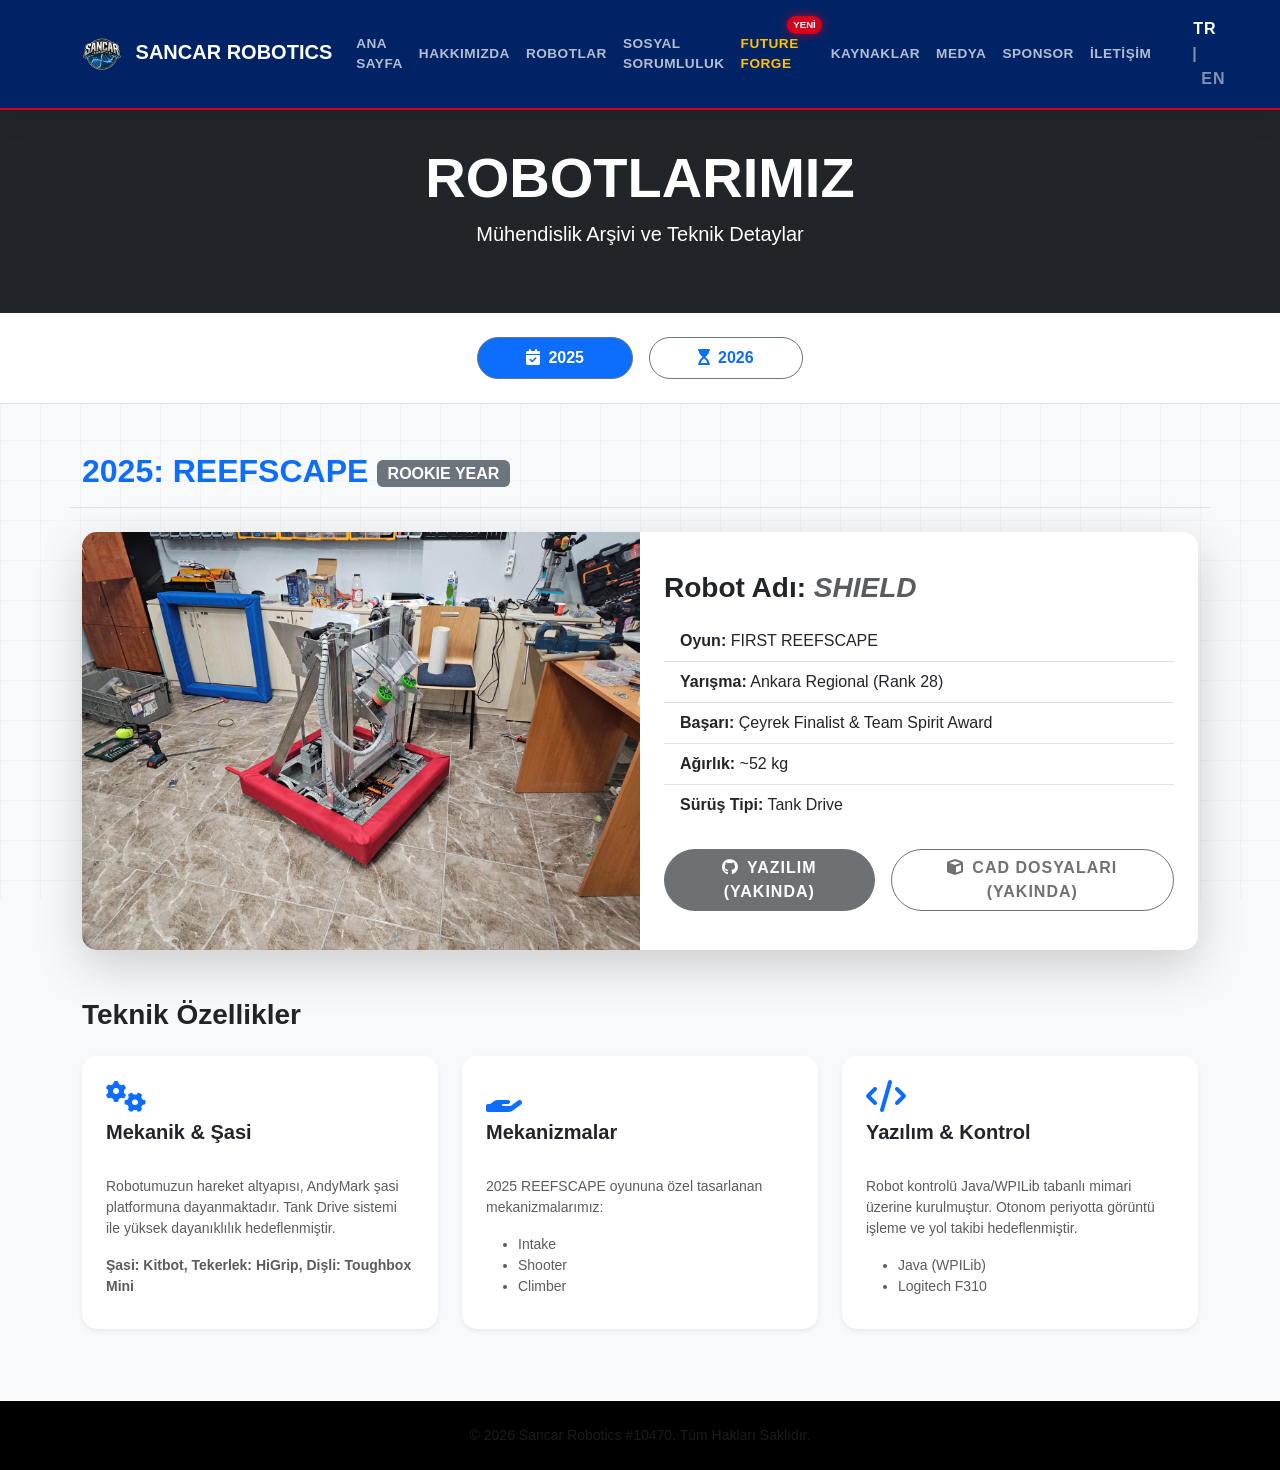
<file: pages/robots.html>
<!DOCTYPE html>
<html lang="tr">
<head>
    <meta charset="UTF-8">
    <meta name="viewport" content="width=device-width, initial-scale=1.0">
    <title>Robotlar | Sancar Robotics</title>
    <link href="https://cdn.jsdelivr.net/npm/bootstrap@5.3.0/dist/css/bootstrap.min.css" rel="stylesheet">
    <link rel="stylesheet" href="https://cdnjs.cloudflare.com/ajax/libs/font-awesome/6.4.0/css/all.min.css">
    <link rel="stylesheet" href="../style.css">
</head>
<body class="bg-light">

    <nav class="navbar navbar-expand-lg navbar-dark fixed-top" id="mainNav" style="background-color: var(--primary-color);">
        <div class="container">
            <a class="navbar-brand fw-bold" href="../index.html">
                <img src="../img/logo.png" alt="Sancar Logo" height="40" class="d-inline-block align-text-center me-2">
                SANCAR ROBOTICS
            </a>
            
            <button class="navbar-toggler" type="button" data-bs-toggle="collapse" data-bs-target="#navbarNav">
                <span class="navbar-toggler-icon"></span>
            </button>
            
            <div class="collapse navbar-collapse" id="navbarNav">
                <ul class="navbar-nav ms-auto text-uppercase fw-semibold align-items-center">
                    
                    <li class="nav-item"><a class="nav-link" href="../index.html" data-lang="nav_home">ANA SAYFA</a></li>
                    
                    <li class="nav-item"><a class="nav-link" href="about.html" data-lang="nav_about">HAKKIMIZDA</a></li>
                    <li class="nav-item"><a class="nav-link" href="robots.html" data-lang="nav_robots">ROBOTLAR</a></li>
                    <li class="nav-item"><a class="nav-link" href="outreach.html" data-lang="nav_outreach">SOSYAL SORUMLULUK</a></li>
                    
                    <li class="nav-item position-relative me-3">
                        <a class="nav-link text-warning fw-bold" href="futureforge.html" data-lang="nav_ff">FUTURE FORGE</a>
                        <span class="nav-badge-new" data-lang="badge_new">YENİ</span>
                    </li>
                    
                    <li class="nav-item"><a class="nav-link" href="resources.html" data-lang="nav_resources">KAYNAKLAR</a></li>
                    <li class="nav-item"><a class="nav-link" href="media.html" data-lang="nav_media">MEDYA</a></li>
                    <li class="nav-item"><a class="nav-link" href="sponsor.html" data-lang="nav_sponsor">SPONSOR</a></li>
                    
                    <li class="nav-item"><a class="nav-link" href="../index.html#contact" data-lang="nav_contact">İLETİŞİM</a></li>
                    
                    <li class="nav-item ms-3 border-start ps-3 border-secondary d-none d-lg-block"></li>
                    <li class="nav-item mt-3 mt-lg-0">
                        <button onclick="changeLanguage('tr')" id="btn-tr" class="btn btn-link text-decoration-none text-white p-0 me-2 small">TR</button>
                        <span class="text-white-50">|</span>
                        <button onclick="changeLanguage('en')" id="btn-en" class="btn btn-link text-decoration-none text-white-50 p-0 ms-2 small">EN</button>
                    </li>
                    
                </ul>
            </div>
        </div>
    </nav>

    <header class="py-5 bg-dark text-white text-center mt-5">
        <div class="container pt-5">
            <h1 class="display-4 fw-bold" data-lang="robots_title">ROBOTLARIMIZ</h1>
            <p class="lead" data-lang="robots_sub">Mühendislik Arşivi ve Teknik Detaylar</p>
        </div>
    </header>

    <section class="py-4 bg-white border-bottom sticky-top" style="top: 70px; z-index: 10;">
        <div class="container d-flex justify-content-center">
            <ul class="nav nav-pills" id="seasonTab" role="tablist">
                <li class="nav-item" role="presentation">
                    <button class="nav-link active rounded-pill px-5 me-3 fw-bold border border-secondary" id="s2025-tab" data-bs-toggle="tab" data-bs-target="#s2025" type="button" role="tab">
                        <i class="fa-solid fa-calendar-check me-2"></i>2025
                    </button>
                </li>
                <li class="nav-item" role="presentation">
                    <button class="nav-link rounded-pill px-5 fw-bold border border-secondary" id="s2026-tab" data-bs-toggle="tab" data-bs-target="#s2026" type="button" role="tab">
                        <i class="fa-solid fa-hourglass-start me-2"></i>2026
                    </button>
                </li>
            </ul>
        </div>
    </section>

    <div class="tab-content" id="seasonTabContent">
        
        <div class="tab-pane fade show active py-5" id="s2025" role="tabpanel">
            <div class="container">
                <div class="row mb-4">
                    <div class="col-12 border-bottom pb-2">
                        <h2 class="fw-bold text-primary"><span data-lang="season_2025">2025: REEFSCAPE</span> <span class="badge bg-secondary fs-6 align-middle">ROOKIE YEAR</span></h2>
                    </div>
                </div>

                <div class="card shadow-lg border-0 overflow-hidden mb-5">
                    <div class="row g-0">
                        
                        <div class="col-md-6 p-0" style="min-height: 400px;">
                            <img src="../img/2025-robot.jpg" class="img-fluid w-100 h-100" style="object-fit: cover;" alt="2025 Sancar Robotics Robotu">
                        </div>
                        
                        <div class="col-md-6 p-4 d-flex flex-column justify-content-center">
                            <h3 class="fw-bold mb-3"><span data-lang="robot_name_label">Robot Adı:</span> <span class="text-muted fst-italic" data-lang="robot_name_val">(İsim Belirlenmedi)</span></h3>
                            
                            <ul class="list-group list-group-flush mb-4">
                                <li class="list-group-item bg-transparent">
                                    <strong data-lang="robot_game">Oyun:</strong> FIRST REEFSCAPE
                                </li>
                                <li class="list-group-item bg-transparent">
                                    <strong data-lang="robot_comp">Yarışma:</strong> Ankara Regional (Rank 28)
                                </li>
                                <li class="list-group-item bg-transparent">
                                    <strong data-lang="robot_success">Başarı:</strong> <span data-lang="robot_success_val">Çeyrek Finalist & Team Spirit Award</span>
                                </li>
                                <li class="list-group-item bg-transparent">
                                    <strong data-lang="robot_weight">Ağırlık:</strong> ~52 kg
                                </li>
                                <li class="list-group-item bg-transparent">
                                    <strong data-lang="robot_drive">Sürüş Tipi:</strong> Tank Drive
                                </li>
                            </ul>

                            <div class="d-flex gap-3">
                                <a href="#" class="btn btn-dark disabled">
                                    <i class="fa-brands fa-github me-2"></i><span data-lang="btn_code">Yazılım (Yakında)</span>
                                </a>
                                <a href="#" class="btn btn-outline-dark disabled">
                                    <i class="fa-solid fa-cube me-2"></i><span data-lang="btn_cad">CAD Dosyaları (Yakında)</span>
                                </a>
                            </div>
                        </div>
                    </div>
                </div>

                <h3 class="fw-bold mb-4" data-lang="tech_specs_title">Teknik Özellikler</h3>
                <div class="row">
                    
                    <div class="col-md-4 mb-4">
                        <div class="card h-100 border-0 shadow-sm tech-card">
                            <div class="card-header bg-white border-bottom-0 pt-4 px-4">
                                <i class="fa-solid fa-gears fa-2x text-primary mb-2"></i>
                                <h5 class="fw-bold" data-lang="tech_mech_title">Mekanik & Şasi</h5>
                            </div>
                            <div class="card-body px-4">
                                <p class="text-muted small" data-lang="tech_mech_text">
                                    Robotumuzun hareket altyapısı, AndyMark şasi platformuna dayanmaktadır. 
                                    "Tank Drive" sistemi ile yüksek dayanıklılık ve saha içi kararlılık hedeflenmiştir.
                                </p>
                                <p class="text-muted small fw-bold" data-lang="tech_mech_specs">Şasi: Kitbot, Tekerlek: HiGrip, Dişli: Toughbox Mini</p>
                            </div>
                        </div>
                    </div>

                    <div class="col-md-4 mb-4">
                        <div class="card h-100 border-0 shadow-sm tech-card">
                            <div class="card-header bg-white border-bottom-0 pt-4 px-4">
                                <i class="fa-solid fa-hand-holding fa-2x text-primary mb-2"></i>
                                <h5 class="fw-bold" data-lang="tech_mech_sys_title">Mekanizmalar</h5>
                            </div>
                            <div class="card-body px-4">
                                <p class="text-muted small" data-lang="tech_mech_sys_text">
                                    2025 REEFSCAPE oyununa özel tasarlanan mekanizmalarımız:
                                </p>
                                <ul class="text-muted small">
                                    <li>Intake</li>
                                    <li>Shooter</li>
                                    <li>Climber</li>
                                </ul>
                            </div>
                        </div>
                    </div>

                    <div class="col-md-4 mb-4">
                        <div class="card h-100 border-0 shadow-sm tech-card">
                            <div class="card-header bg-white border-bottom-0 pt-4 px-4">
                                <i class="fa-solid fa-code fa-2x text-primary mb-2"></i>
                                <h5 class="fw-bold" data-lang="tech_soft_title">Yazılım & Kontrol</h5>
                            </div>
                            <div class="card-body px-4">
                                <p class="text-muted small" data-lang="tech_soft_text">
                                    Robot kontrolü Java/WPILib tabanlı mimari üzerine kurulmuştur. Otonom periyotta görüntü işleme ve yol takibi hedeflenmiştir.
                                </p>
                                <ul class="text-muted small">
                                    <li>Java (WPILib)</li>
                                    <li>Logitech F310</li>
                                </ul>
                            </div>
                        </div>
                    </div>

                </div>
            </div>
        </div>

        <div class="tab-pane fade py-5" id="s2026" role="tabpanel">
            <div class="container text-center py-5">
                <div class="p-5 border border-2 border-dashed rounded bg-white">
                    <i class="fa-solid fa-flask fa-5x text-muted mb-4 animate-pulse"></i>
                    <h2 class="fw-bold text-muted" data-lang="season_2026">2026: SEZON YÜKLENİYOR...</h2>
                    <h3 class="fw-bold mt-3 text-primary" data-lang="robot_soon_title">YENİ ŞAMPİYON YOLDA</h3>
                    <p class="lead text-muted mx-auto" style="max-width: 600px;" data-lang="robot_soon_desc">
                        Mühendislerimiz 2026 sezonu için laboratuvarda sıkı çalışıyor. Detaylar Kick-off sonrası burada olacak!
                    </p>
                    <div class="mt-4">
                        <span class="badge bg-secondary p-2">FRC SEASON 2026</span>
                    </div>
                </div>
            </div>
        </div>

    </div>

    <footer class="py-4 bg-black text-white text-center">
        <div class="container">
            <p class="small text-muted mb-0" data-lang="footer_rights">© 2026 Sancar Robotics #10470. Tüm Hakları Saklıdır.</p>
        </div>
    </footer>

    <script src="https://cdn.jsdelivr.net/npm/bootstrap@5.3.0/dist/js/bootstrap.bundle.min.js"></script>
    <script src="../language.js"></script>
</body>
</html>
</file>
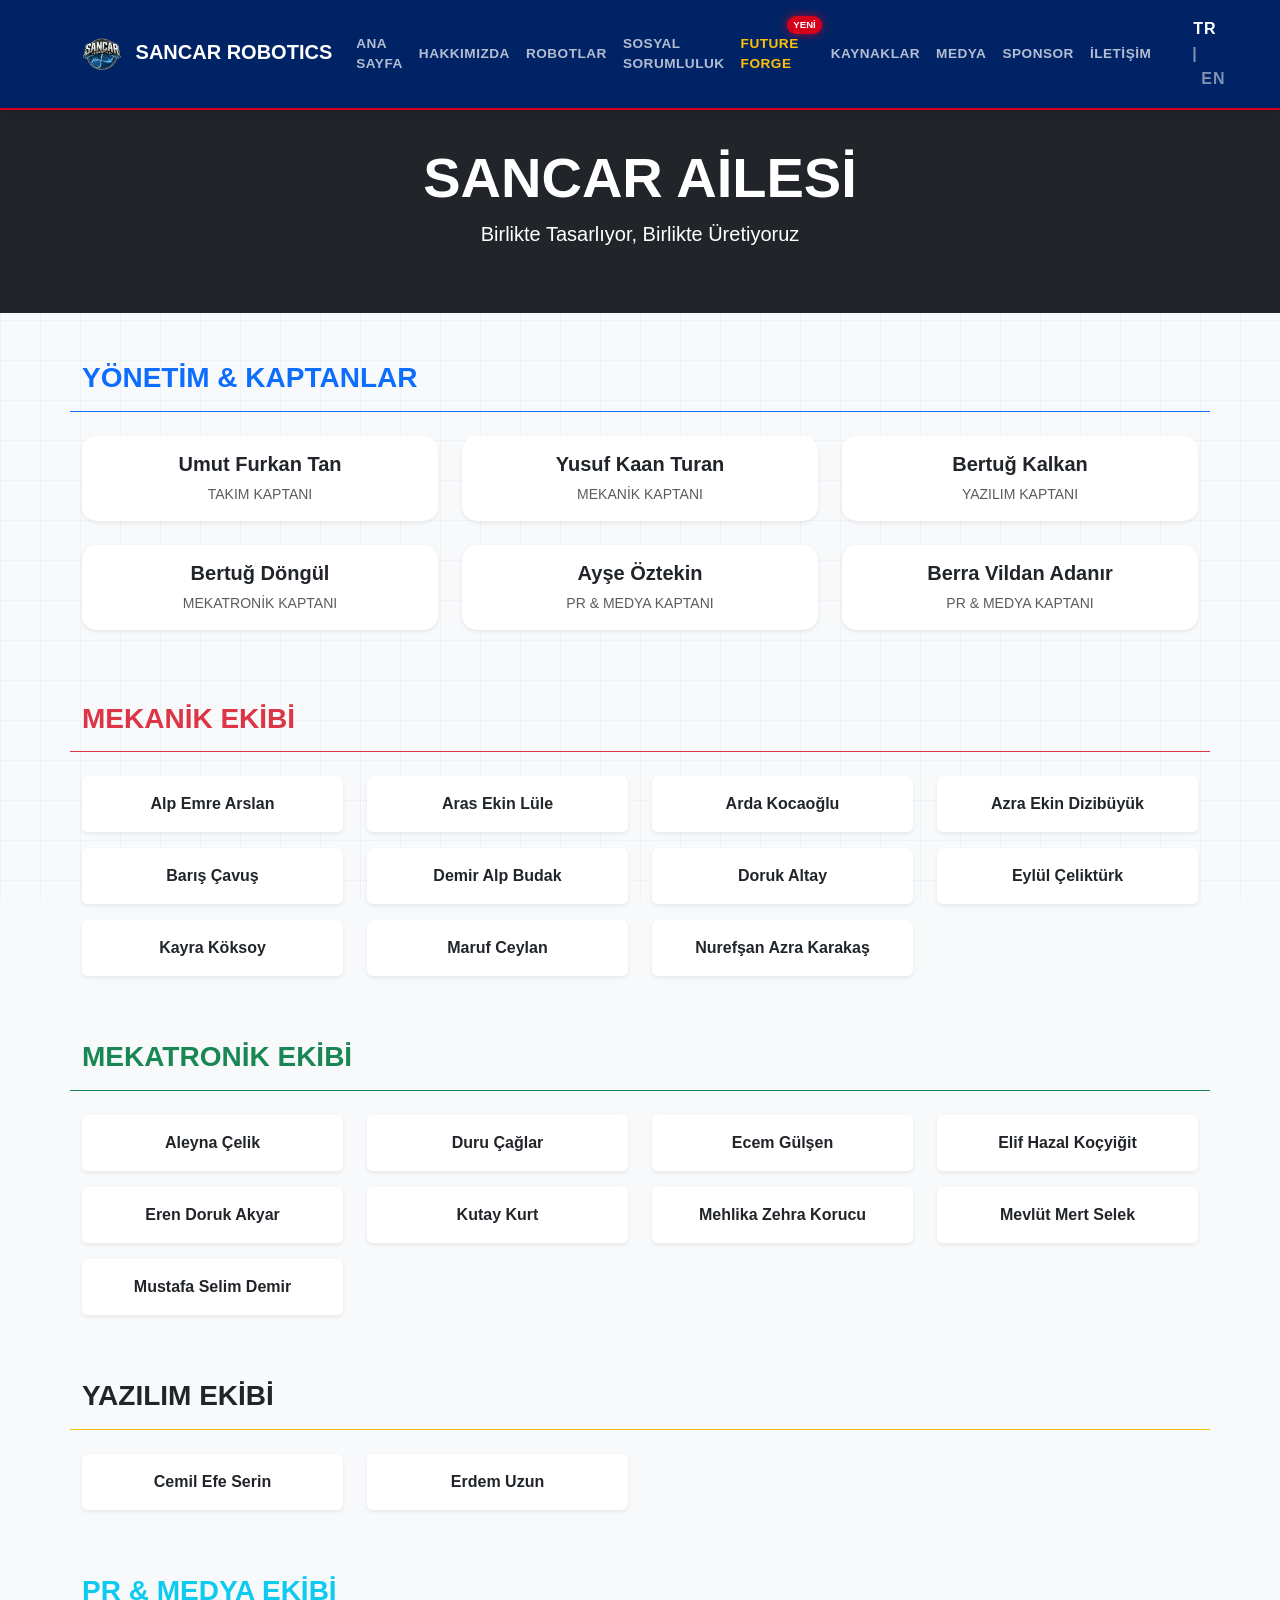
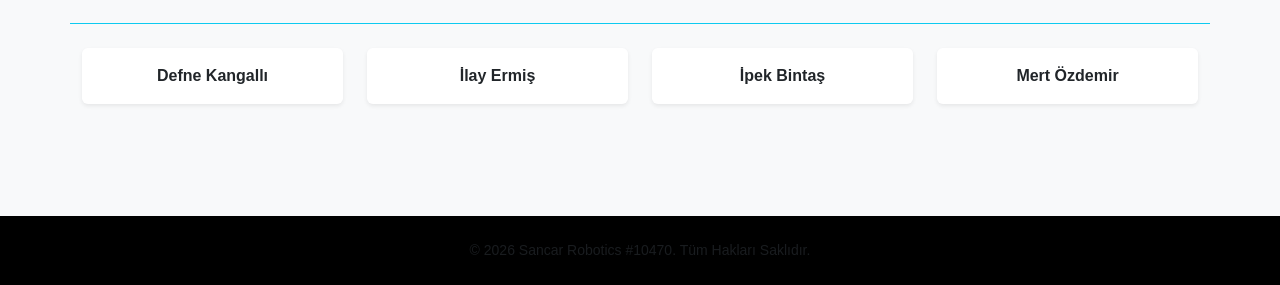
<file: pages/team.html>
<!DOCTYPE html>
<html lang="tr">
<head>
    <meta charset="UTF-8">
    <meta name="viewport" content="width=device-width, initial-scale=1.0">
    <title>Ekibimiz | Sancar Robotics</title>
    <link href="https://cdn.jsdelivr.net/npm/bootstrap@5.3.0/dist/css/bootstrap.min.css" rel="stylesheet">
    <link rel="stylesheet" href="https://cdnjs.cloudflare.com/ajax/libs/font-awesome/6.4.0/css/all.min.css">
    <link rel="stylesheet" href="../style.css">
</head>
<body class="bg-light">

    <nav class="navbar navbar-expand-lg navbar-dark fixed-top" id="mainNav" style="background-color: var(--primary-color);">
        <div class="container">
            <a class="navbar-brand fw-bold" href="../index.html">
                <img src="../img/logo.png" alt="Sancar Logo" height="40" class="d-inline-block align-text-center me-2">
                SANCAR ROBOTICS
            </a>
            
            <button class="navbar-toggler" type="button" data-bs-toggle="collapse" data-bs-target="#navbarNav">
                <span class="navbar-toggler-icon"></span>
            </button>
            
            <div class="collapse navbar-collapse" id="navbarNav">
                <ul class="navbar-nav ms-auto text-uppercase fw-semibold align-items-center">
                    
                    <li class="nav-item"><a class="nav-link" href="../index.html" data-lang="nav_home">ANA SAYFA</a></li>
                    
                    <li class="nav-item"><a class="nav-link" href="about.html" data-lang="nav_about">HAKKIMIZDA</a></li>
                    <li class="nav-item"><a class="nav-link" href="robots.html" data-lang="nav_robots">ROBOTLAR</a></li>
                    <li class="nav-item"><a class="nav-link" href="outreach.html" data-lang="nav_outreach">SOSYAL SORUMLULUK</a></li>
                    
                    <li class="nav-item position-relative me-3">
                        <a class="nav-link text-warning fw-bold" href="futureforge.html" data-lang="nav_ff">FUTURE FORGE</a>
                        <span class="nav-badge-new" data-lang="badge_new">YENİ</span>
                    </li>
                    
                    <li class="nav-item"><a class="nav-link" href="resources.html" data-lang="nav_resources">KAYNAKLAR</a></li>
                    <li class="nav-item"><a class="nav-link" href="media.html" data-lang="nav_media">MEDYA</a></li>
                    <li class="nav-item"><a class="nav-link" href="sponsor.html" data-lang="nav_sponsor">SPONSOR</a></li>
                    
                    <li class="nav-item"><a class="nav-link" href="../index.html#contact" data-lang="nav_contact">İLETİŞİM</a></li>
                    
                    <li class="nav-item ms-3 border-start ps-3 border-secondary d-none d-lg-block"></li>
                    <li class="nav-item mt-3 mt-lg-0">
                        <button onclick="changeLanguage('tr')" id="btn-tr" class="btn btn-link text-decoration-none text-white p-0 me-2 small">TR</button>
                        <span class="text-white-50">|</span>
                        <button onclick="changeLanguage('en')" id="btn-en" class="btn btn-link text-decoration-none text-white-50 p-0 ms-2 small">EN</button>
                    </li>
                    
                </ul>
            </div>
        </div>
    </nav>

    <header class="py-5 bg-dark text-white text-center mt-5">
        <div class="container pt-5">
            <h1 class="display-4 fw-bold" data-lang="team_page_title">SANCAR AİLESİ</h1>
            <p class="lead" data-lang="team_page_sub">Birlikte Tasarlıyor, Birlikte Üretiyoruz</p>
        </div>
    </header>

    <section class="py-5">
        <div class="container">
            
            <div class="row mb-5">
                <div class="col-12 border-bottom border-primary pb-2 mb-4">
                    <h3 class="fw-bold text-primary" data-lang="team_dept_lead">YÖNETİM & KAPTANLAR</h3>
                </div>
                
                <div class="col-md-4 col-sm-6 mb-4">
                    <div class="card h-100 border-0 shadow-sm text-center p-3 team-card">
                        <h5 class="fw-bold">Umut Furkan Tan</h5>
                        <p class="text-muted small mb-0 text-uppercase" data-lang="role_captain">Takım Kaptanı</p>
                    </div>
                </div>

                <div class="col-md-4 col-sm-6 mb-4">
                    <div class="card h-100 border-0 shadow-sm text-center p-3 team-card">
                        <h5 class="fw-bold">Yusuf Kaan Turan</h5>
                        <p class="text-muted small mb-0 text-uppercase" data-lang="role_mech">Mekanik Kaptanı</p>
                    </div>
                </div>

                <div class="col-md-4 col-sm-6 mb-4">
                    <div class="card h-100 border-0 shadow-sm text-center p-3 team-card"> 
                        <h5 class="fw-bold">Bertuğ Kalkan</h5>
                        <p class="text-muted small mb-0 text-uppercase" data-lang="role_soft">Yazılım Kaptanı</p>
                    </div>
                </div>

                <div class="col-md-4 col-sm-6 mb-4">
                    <div class="card h-100 border-0 shadow-sm text-center p-3 team-card">
                        <h5 class="fw-bold">Bertuğ Döngül</h5>
                        <p class="text-muted small mb-0 text-uppercase" data-lang="role_mktr">Mekatronik Kaptanı</p>
                    </div>
                </div>

                <div class="col-md-4 col-sm-6 mb-4">
                    <div class="card h-100 border-0 shadow-sm text-center p-3 team-card">
                        <h5 class="fw-bold">Ayşe Öztekin</h5>
                        <p class="text-muted small mb-0 text-uppercase" data-lang="role_pr">PR Kaptanı</p>
                    </div>
                </div>

                <div class="col-md-4 col-sm-6 mb-4">
                    <div class="card h-100 border-0 shadow-sm text-center p-3 team-card">
                        <h5 class="fw-bold">Berra Vildan Adanır</h5>
                        <p class="text-muted small mb-0 text-uppercase" data-lang="role_pr">PR Kaptanı</p>
                    </div>
                </div>

            </div>

            <div class="row mb-5">
                <div class="col-12 border-bottom border-danger pb-2 mb-4">
                    <h3 class="fw-bold text-danger" data-lang="team_dept_mech">MEKANİK EKİBİ</h3>
                </div>
                <div class="col-12">
                    <div class="row">
                        <div class="col-md-3 col-6 mb-3"><div class="p-3 bg-white shadow-sm rounded text-center fw-bold team-card">Alp Emre Arslan</div></div>
                        <div class="col-md-3 col-6 mb-3"><div class="p-3 bg-white shadow-sm rounded text-center fw-bold team-card">Aras Ekin Lüle</div></div>
                        <div class="col-md-3 col-6 mb-3"><div class="p-3 bg-white shadow-sm rounded text-center fw-bold team-card">Arda Kocaoğlu</div></div>
                        <div class="col-md-3 col-6 mb-3"><div class="p-3 bg-white shadow-sm rounded text-center fw-bold team-card">Azra Ekin Dizibüyük</div></div>
                        <div class="col-md-3 col-6 mb-3"><div class="p-3 bg-white shadow-sm rounded text-center fw-bold team-card">Barış Çavuş</div></div>
                        <div class="col-md-3 col-6 mb-3"><div class="p-3 bg-white shadow-sm rounded text-center fw-bold team-card">Demir Alp Budak</div></div>
                        <div class="col-md-3 col-6 mb-3"><div class="p-3 bg-white shadow-sm rounded text-center fw-bold team-card">Doruk Altay</div></div>
                        <div class="col-md-3 col-6 mb-3"><div class="p-3 bg-white shadow-sm rounded text-center fw-bold team-card">Eylül Çeliktürk</div></div>
                        <div class="col-md-3 col-6 mb-3"><div class="p-3 bg-white shadow-sm rounded text-center fw-bold team-card">Kayra Köksoy</div></div>
                        <div class="col-md-3 col-6 mb-3"><div class="p-3 bg-white shadow-sm rounded text-center fw-bold team-card">Maruf Ceylan</div></div>
                        <div class="col-md-3 col-6 mb-3"><div class="p-3 bg-white shadow-sm rounded text-center fw-bold team-card">Nurefşan Azra Karakaş</div></div>
                    </div>
                </div>
            </div>

            <div class="row mb-5">
                <div class="col-12 border-bottom border-success pb-2 mb-4">
                    <h3 class="fw-bold text-success" data-lang="team_dept_mktr">MEKATRONİK EKİBİ</h3>
                </div>
                <div class="col-12">
                    <div class="row">
                        <div class="col-md-3 col-6 mb-3"><div class="p-3 bg-white shadow-sm rounded text-center fw-bold team-card">Aleyna Çelik</div></div>
                        <div class="col-md-3 col-6 mb-3"><div class="p-3 bg-white shadow-sm rounded text-center fw-bold team-card">Duru Çağlar</div></div>
                        <div class="col-md-3 col-6 mb-3"><div class="p-3 bg-white shadow-sm rounded text-center fw-bold team-card">Ecem Gülşen</div></div>
                        <div class="col-md-3 col-6 mb-3"><div class="p-3 bg-white shadow-sm rounded text-center fw-bold team-card">Elif Hazal Koçyiğit</div></div>
                        <div class="col-md-3 col-6 mb-3"><div class="p-3 bg-white shadow-sm rounded text-center fw-bold team-card">Eren Doruk Akyar</div></div>
                        <div class="col-md-3 col-6 mb-3"><div class="p-3 bg-white shadow-sm rounded text-center fw-bold team-card">Kutay Kurt</div></div>
                        <div class="col-md-3 col-6 mb-3"><div class="p-3 bg-white shadow-sm rounded text-center fw-bold team-card">Mehlika Zehra Korucu</div></div>
                        <div class="col-md-3 col-6 mb-3"><div class="p-3 bg-white shadow-sm rounded text-center fw-bold team-card">Mevlüt Mert Selek</div></div>
                        <div class="col-md-3 col-6 mb-3"><div class="p-3 bg-white shadow-sm rounded text-center fw-bold team-card">Mustafa Selim Demir</div></div>
                    </div>
                </div>
            </div>

            <div class="row mb-5">
                <div class="col-12 border-bottom border-warning pb-2 mb-4">
                    <h3 class="fw-bold text-warning text-dark" data-lang="team_dept_soft">YAZILIM EKİBİ</h3>
                </div>
                <div class="col-12">
                    <div class="row">
                        <div class="col-md-3 col-6 mb-3"><div class="p-3 bg-white shadow-sm rounded text-center fw-bold team-card">Cemil Efe Serin</div></div>
                        <div class="col-md-3 col-6 mb-3"><div class="p-3 bg-white shadow-sm rounded text-center fw-bold team-card">Erdem Uzun</div></div>
                    </div>
                </div>
            </div>

            <div class="row mb-5">
                <div class="col-12 border-bottom border-info pb-2 mb-4">
                    <h3 class="fw-bold text-info" data-lang="team_dept_pr">PR & MEDYA EKİBİ</h3>
                </div>
                <div class="col-12">
                    <div class="row">
                        <div class="col-md-3 col-6 mb-3"><div class="p-3 bg-white shadow-sm rounded text-center fw-bold team-card">Defne Kangallı</div></div>
                        <div class="col-md-3 col-6 mb-3"><div class="p-3 bg-white shadow-sm rounded text-center fw-bold team-card">İlay Ermiş</div></div>
                        <div class="col-md-3 col-6 mb-3"><div class="p-3 bg-white shadow-sm rounded text-center fw-bold team-card">İpek Bintaş</div></div>
                        <div class="col-md-3 col-6 mb-3"><div class="p-3 bg-white shadow-sm rounded text-center fw-bold team-card">Mert Özdemir</div></div>
                    </div>
                </div>
            </div>

        </div>
    </section>

    <footer class="py-4 bg-black text-white text-center">
        <div class="container">
            <p class="small text-muted mb-0" data-lang="footer_rights">© 2026 Sancar Robotics #10470. Tüm Hakları Saklıdır.</p>
        </div>
    </footer>

    <script src="https://cdn.jsdelivr.net/npm/bootstrap@5.3.0/dist/js/bootstrap.bundle.min.js"></script>
    <script src="../language.js"></script>
</body>
</html>
</file>
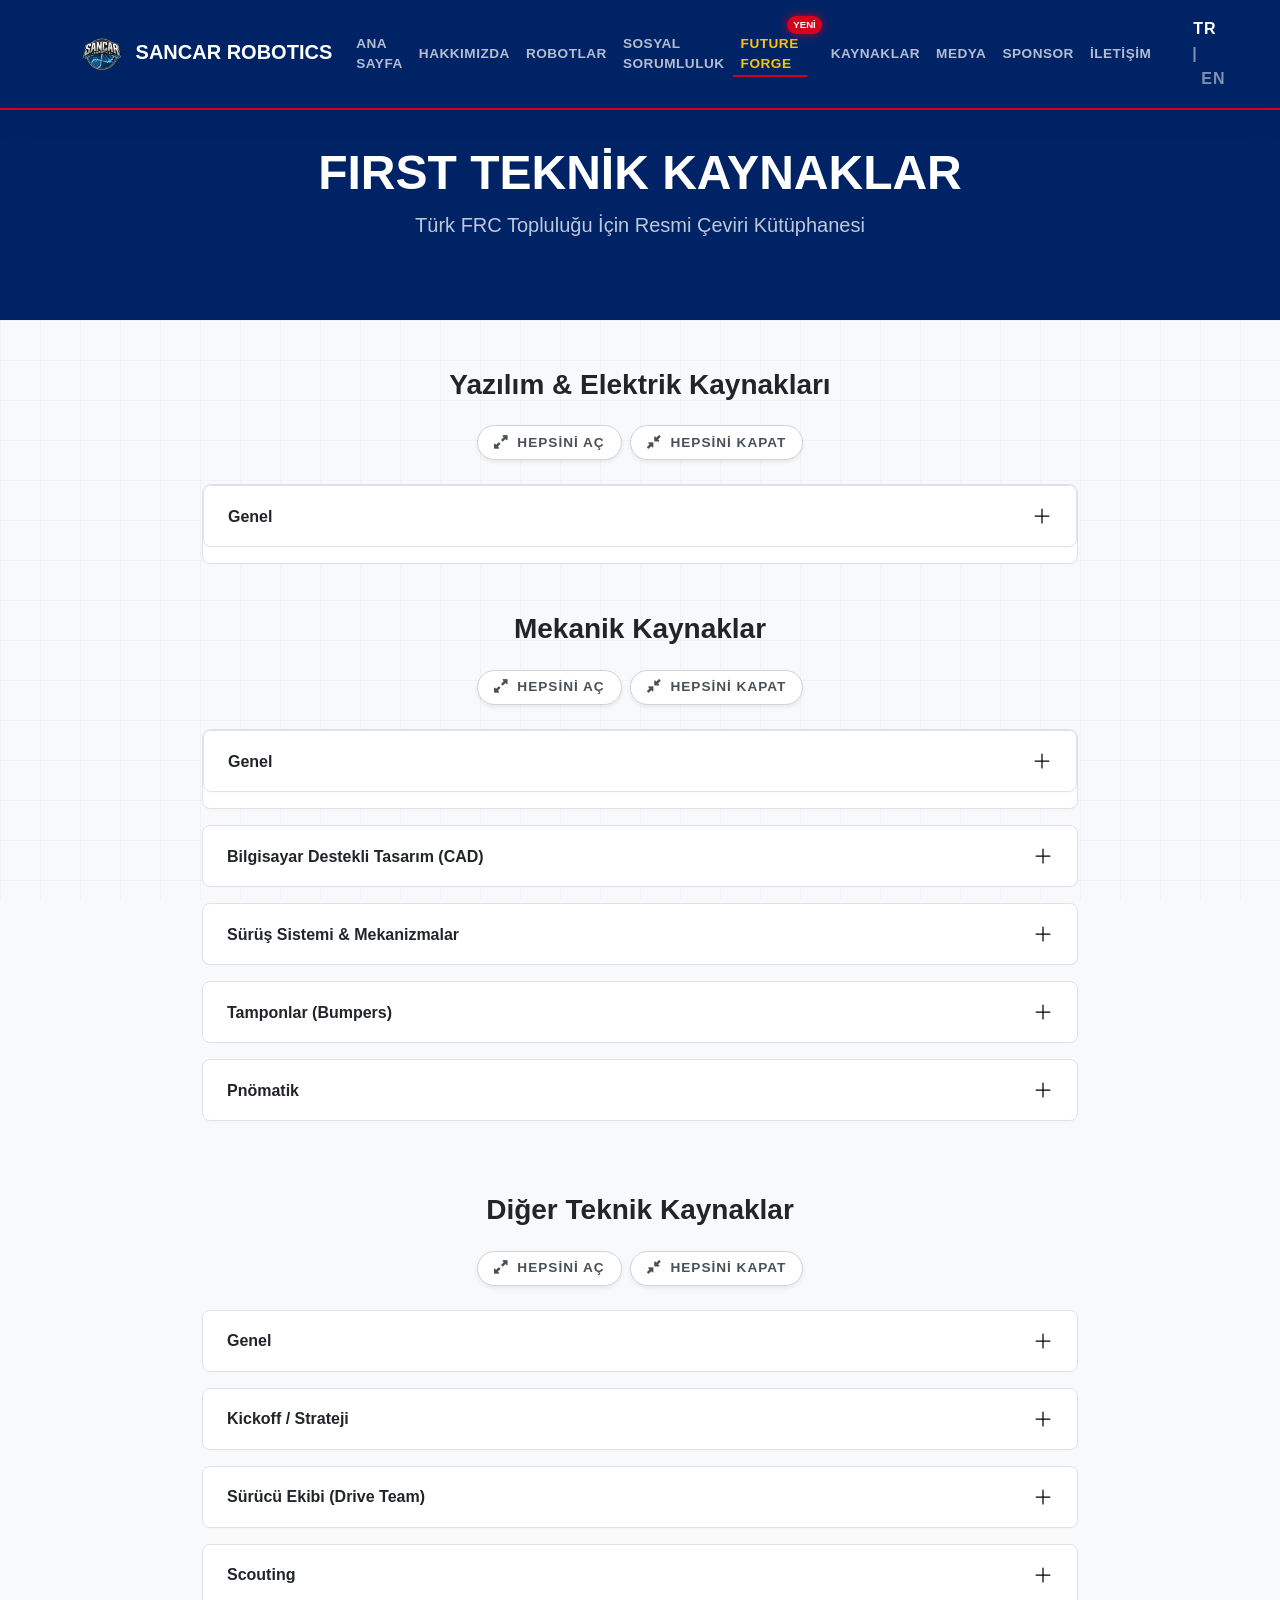
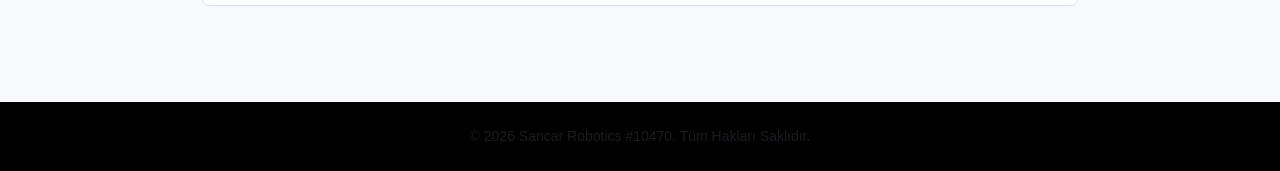
<file: pages/translations.html>
<!DOCTYPE html>
<html lang="tr">
<head>
    <meta charset="UTF-8">
    <meta name="viewport" content="width=device-width, initial-scale=1.0">
    <title>FIRST Teknik Kaynaklar | Sancar Robotics</title>
    <link href="https://cdn.jsdelivr.net/npm/bootstrap@5.3.0/dist/css/bootstrap.min.css" rel="stylesheet">
    <link rel="stylesheet" href="https://cdnjs.cloudflare.com/ajax/libs/font-awesome/6.4.0/css/all.min.css">
    <link rel="stylesheet" href="../style.css">
    
    <style>
        body {
            background-color: #f8f9fa; /* Görseldeki açık gri arka plan */
        }
        
        /* Accordion Kutu Ayarları */
        .custom-accordion .accordion-item {
            border: 1px solid #dee2e6;
            border-radius: 8px !important;
            margin-bottom: 1rem;
            background-color: #ffffff;
            overflow: hidden;
            box-shadow: 0 1px 3px rgba(0,0,0,0.02);
        }
        
        .custom-accordion .accordion-button {
            font-weight: 700;
            color: #212529;
            background-color: transparent;
            box-shadow: none;
            padding: 1.25rem 1.5rem;
            border-radius: 8px !important;
        }

        .custom-accordion .accordion-button:not(.collapsed) {
            color: var(--primary-color);
            background-color: #f8fcfd;
        }

        /* YENİ: Bootstrap'in ok işaretini (Chevron) Plus/Minus (+/-) ile değiştirme */
        .custom-accordion .accordion-button::after {
            background-image: url("data:image/svg+xml,%3Csvg xmlns='http://www.w3.org/2000/svg' viewBox='0 0 16 16' fill='%23000'%3E%3Cpath fill-rule='evenodd' d='M8 2a.5.5 0 0 1 .5.5v5h5a.5.5 0 0 1 0 1h-5v5a.5.5 0 0 1-1 0v-5h-5a.5.5 0 0 1 0-1h5v-5A.5.5 0 0 1 8 2Z'/%3E%3C/svg%3E") !important;
            transition: transform 0.2s ease-in-out;
        }
        .custom-accordion .accordion-button:not(.collapsed)::after {
            background-image: url("data:image/svg+xml,%3Csvg xmlns='http://www.w3.org/2000/svg' viewBox='0 0 16 16' fill='%23000'%3E%3Cpath fill-rule='evenodd' d='M2 8a.5.5 0 0 1 .5-.5h11a.5.5 0 0 1 0 1h-11A.5.5 0 0 1 2 8Z'/%3E%3C/svg%3E") !important;
            transform: none !important; /* Dönme efekti olmasın, direkt eksiye dönsün */
        }

        /* İçerik ve Link Ayarları */
        .accordion-body {
            padding: 1.5rem;
            border-top: 1px solid #f0f0f0;
        }
        .resource-link {
            color: var(--primary-color);
            font-weight: 600;
            text-decoration: none;
            font-size: 1.1rem;
            display: inline-flex;
            align-items: center;
        }
        .resource-link:hover {
            color: var(--accent-color);
            text-decoration: underline;
        }
        
        /* Expand/Close Butonları */
        .btn-controls {
            border: 1px solid #ced4da;
            background-color: #fff;
            color: #495057;
            font-weight: 600;
            font-size: 0.85rem;
            padding: 0.4rem 1rem;
        }
        .btn-controls:hover {
            background-color: #e9ecef;
            color: #212529;
        }
    </style>
</head>
<body>

    <nav class="navbar navbar-expand-lg navbar-dark fixed-top" id="mainNav" style="background-color: var(--primary-color);">
        <div class="container">
            <a class="navbar-brand fw-bold" href="../index.html">
                <img src="../img/logo.png" alt="Sancar Logo" height="40" class="d-inline-block align-text-center me-2">
                SANCAR ROBOTICS
            </a>
            <button class="navbar-toggler" type="button" data-bs-toggle="collapse" data-bs-target="#navbarNav">
                <span class="navbar-toggler-icon"></span>
            </button>
            <div class="collapse navbar-collapse" id="navbarNav">
                <ul class="navbar-nav ms-auto text-uppercase fw-semibold align-items-center">
                    <li class="nav-item"><a class="nav-link" href="../index.html" data-lang="nav_home">ANA SAYFA</a></li>
                    <li class="nav-item"><a class="nav-link" href="about.html" data-lang="nav_about">HAKKIMIZDA</a></li>
                    <li class="nav-item"><a class="nav-link" href="robots.html" data-lang="nav_robots">ROBOTLAR</a></li>
                    <li class="nav-item"><a class="nav-link" href="outreach.html" data-lang="nav_outreach">SOSYAL SORUMLULUK</a></li>
                    <li class="nav-item position-relative me-3">
                        <a class="nav-link text-warning fw-bold active" href="futureforge.html" data-lang="nav_ff">FUTURE FORGE</a>
                        <span class="nav-badge-new" data-lang="badge_new">YENİ</span>
                    </li>
                    <li class="nav-item"><a class="nav-link" href="resources.html" data-lang="nav_resources">KAYNAKLAR</a></li>
                    <li class="nav-item"><a class="nav-link" href="media.html" data-lang="nav_media">MEDYA</a></li>
                    <li class="nav-item"><a class="nav-link" href="sponsor.html" data-lang="nav_sponsor">SPONSOR</a></li>
                    <li class="nav-item"><a class="nav-link" href="../index.html#contact" data-lang="nav_contact">İLETİŞİM</a></li>
                    <li class="nav-item ms-3 border-start ps-3 border-secondary d-none d-lg-block"></li>
                    <li class="nav-item mt-3 mt-lg-0">
                        <button onclick="changeLanguage('tr')" id="btn-tr" class="btn btn-link text-decoration-none text-white p-0 me-2 small">TR</button>
                        <span class="text-white-50">|</span>
                        <button onclick="changeLanguage('en')" id="btn-en" class="btn btn-link text-decoration-none text-white-50 p-0 ms-2 small">EN</button>
                    </li>
                </ul>
            </div>
        </div>
    </nav>

    <header class="py-5 text-white mt-5" style="background-color: var(--primary-color);">
        <div class="container pt-5 pb-3 text-center">
            <h1 class="display-5 fw-bold text-uppercase" data-lang="trans_page_title">FIRST TEKNİK KAYNAKLAR</h1>
            <p class="lead opacity-75" data-lang="trans_page_sub">Türk FRC Topluluğu İçin Resmi Çeviri Kütüphanesi</p>
        </div>
    </header>

    <section class="py-5">
        <div class="container" style="max-width: 900px;"> <div class="mb-5">
                <h3 class="fw-bold text-center mb-4" data-lang="trans_cat_software">Yazılım & Elektrik Kaynakları</h3>
                
                <div class="d-flex justify-content-center gap-2 mb-4">
                    <button class="btn btn-controls shadow-sm" onclick="expandAll('softwareAccordion')">
                        <i class="fa-solid fa-up-right-and-down-left-from-center me-1"></i> <span data-lang="trans_btn_expand">Hepsini Aç</span>
                    </button>
                    <button class="btn btn-controls shadow-sm" onclick="closeAll('softwareAccordion')">
                        <i class="fa-solid fa-down-left-and-up-right-to-center me-1"></i> <span data-lang="trans_btn_close">Hepsini Kapat</span>
                    </button>
                </div>

                <div class="accordion custom-accordion" id="softwareAccordion">
                    
                    <div class="accordion-item">
                        
                        <div class="accordion-item">
                        <h2 class="accordion-header">
                            <button class="accordion-button collapsed" type="button" data-bs-toggle="collapse" data-bs-target="#swGeneral">
                                <span data-lang="trans_acc_general">Genel</span>
                            </button>
                        </h2>
                        <div id="swGeneral" class="accordion-collapse collapse">
                            <div class="accordion-body p-0"> <div class="resource-list-item d-flex align-items-start px-4 py-3 m-0">
                                    <div class="resource-icon mt-1">
                                        <i class="fa-solid fa-file-pdf text-danger"></i>
                                    </div>
                                    <div class="ms-3 w-100">
                                        <a href="../docs/bilgisayargereklilikleri.pdf" target="_blank" class="resource-title mb-1">
                                            <span data-lang="trans_doc_1_title">FIRST Bilgisayar Gereklilikleri (2025)</span> <i class="fa-solid fa-arrow-up-right-from-square ms-2 small text-muted" style="font-size: 0.8rem;"></i>
                                        </a>
                                        <p class="text-muted mt-1 mb-0 small" data-lang="trans_doc_1_desc">
                                            FRC takımları için önerilen sürücü istasyonu (Driver Station), programlama ve tasarım yazılımlarının çalışması için gereken minimum sistem gereksinimleri.
                                        </p>
                                    </div>
                                </div>

                            </div>
                        </div>
                    </div>
                    </div>

                </div>
            </div>

            <div class="mb-5">
                <h3 class="fw-bold text-center mb-4" data-lang="trans_cat_mech">Mekanik Kaynaklar</h3>
                
                <div class="d-flex justify-content-center gap-2 mb-4">
                    <button class="btn btn-controls shadow-sm" onclick="expandAll('mechAccordion')">
                        <i class="fa-solid fa-up-right-and-down-left-from-center me-1"></i> <span data-lang="trans_btn_expand">Hepsini Aç</span>
                    </button>
                    <button class="btn btn-controls shadow-sm" onclick="closeAll('mechAccordion')">
                        <i class="fa-solid fa-down-left-and-up-right-to-center me-1"></i> <span data-lang="trans_btn_close">Hepsini Kapat</span>
                    </button>
                </div>

                <div class="accordion custom-accordion" id="mechAccordion">
                    
                    <div class="accordion-item">
                        
                        <div class="accordion-item">
                        <h2 class="accordion-header">
                            <button class="accordion-button collapsed" type="button" data-bs-toggle="collapse" data-bs-target="#mechGeneral">
                                <span data-lang="trans_acc_general">Genel</span>
                            </button>
                        </h2>
                        <div id="mechGeneral" class="accordion-collapse collapse">
                            <div class="accordion-body p-0"> <div class="resource-list-item d-flex align-items-start px-4 py-3 border-bottom m-0">
                                    <div class="resource-icon mt-1">
                                        <i class="fa-solid fa-file-pdf text-danger"></i>
                                    </div>
                                    <div class="ms-3 w-100">
                                        <a href="../docs/arac_ve_imalat_beklentileri.pdf" target="_blank" class="resource-title mb-1">
                                            <span data-lang="trans_mech_doc1_title">Araç ve İmalat Beklentileri</span> <i class="fa-solid fa-arrow-up-right-from-square ms-2 small text-muted" style="font-size: 0.8rem;"></i>
                                        </a>
                                        <p class="text-muted mt-1 mb-0 small" data-lang="trans_mech_doc1_desc">
                                            FRC'ye yeni katılan takımlar için atölye araçları, güvenlik ekipmanları ve üretim yetenekleri hakkında kapsamlı temel kılavuz.
                                        </p>
                                    </div>
                                </div>

                                <div class="resource-list-item d-flex align-items-start px-4 py-3 border-bottom m-0">
                                    <div class="resource-icon mt-1">
                                        <i class="fa-solid fa-file-pdf text-danger"></i>
                                    </div>
                                    <div class="ms-3 w-100">
                                        <a href="../docs/uretim_calisma_yapragi.pdf" target="_blank" class="resource-title mb-1">
                                            <span data-lang="trans_mech_doc2_title">Üretim Çalışma Yaprağı</span> <i class="fa-solid fa-arrow-up-right-from-square ms-2 small text-muted" style="font-size: 0.8rem;"></i>
                                        </a>
                                        <p class="text-muted mt-1 mb-0 small" data-lang="trans_mech_doc2_desc">
                                            Robot üretim sürecini planlamak, mekanizmaları gruplamak ve takım içi iş bölümünü organize etmek için kullanılan detaylı çalışma yaprağı.
                                        </p>
                                    </div>
                                </div>

                                <div class="resource-list-item d-flex align-items-start px-4 py-3 m-0">
                                    <div class="resource-icon mt-1">
                                        <i class="fa-solid fa-file-pdf text-danger"></i>
                                    </div>
                                    <div class="ms-3 w-100">
                                        <a href="../docs/yaygin_civata_boyutlari.pdf" target="_blank" class="resource-title mb-1">
                                            <span data-lang="trans_mech_doc3_title">Yaygın Cıvata Boyutları ve Donanım</span> <i class="fa-solid fa-arrow-up-right-from-square ms-2 small text-muted" style="font-size: 0.8rem;"></i>
                                        </a>
                                        <p class="text-muted mt-1 mb-0 small" data-lang="trans_mech_doc3_desc">
                                            FRC robotlarında en çok kullanılan cıvata boyutları (#8-32, #10-32, 1/4-20 vb.), uygun alyan/lokma ölçüleri ve kullanım alanlarını gösteren referans tablosu.
                                        </p>
                                    </div>
                                </div>

                            </div>
                        </div>
                    </div>
                        <div id="mechGeneral" class="accordion-collapse collapse">
                            <div class="accordion-body text-muted small fst-italic" data-lang="trans_doc_placeholder">
                                Bu kategoriye ait diğer dökümanların çevirileri ekibimiz tarafından yapıldıkça buraya eklenecektir.
                            </div>
                        </div>
                    </div>

                    <div class="accordion-item">
                        <h2 class="accordion-header">
                            <button class="accordion-button collapsed" type="button" data-bs-toggle="collapse" data-bs-target="#mechCAD">
                                <span data-lang="trans_acc_cad">Bilgisayar Destekli Tasarım (CAD)</span>
                            </button>
                        </h2>
                        <div id="mechCAD" class="accordion-collapse collapse">
                            <div class="accordion-body text-muted small fst-italic" data-lang="trans_doc_placeholder">
                                Bu kategoriye ait dökümanların çevirileri ekibimiz tarafından yapıldıkça buraya eklenecektir.
                            </div>
                        </div>
                    </div>

                    <div class="accordion-item">
                        <h2 class="accordion-header">
                            <button class="accordion-button collapsed" type="button" data-bs-toggle="collapse" data-bs-target="#mechDrive">
                                <span data-lang="trans_acc_drive">Sürüş Sistemi & Mekanizmalar</span>
                            </button>
                        </h2>
                        <div id="mechDrive" class="accordion-collapse collapse">
                            <div class="accordion-body text-muted small fst-italic" data-lang="trans_doc_placeholder">
                                Bu kategoriye ait dökümanların çevirileri ekibimiz tarafından yapıldıkça buraya eklenecektir.
                            </div>
                        </div>
                    </div>

                    <div class="accordion-item">
                        <h2 class="accordion-header">
                            <button class="accordion-button collapsed" type="button" data-bs-toggle="collapse" data-bs-target="#mechBumpers">
                                <span data-lang="trans_acc_bumpers">Tamponlar (Bumpers)</span>
                            </button>
                        </h2>
                        <div id="mechBumpers" class="accordion-collapse collapse">
                            <div class="accordion-body text-muted small fst-italic" data-lang="trans_doc_placeholder">
                                Bu kategoriye ait dökümanların çevirileri ekibimiz tarafından yapıldıkça buraya eklenecektir.
                            </div>
                        </div>
                    </div>

                    <div class="accordion-item">
                        <h2 class="accordion-header">
                            <button class="accordion-button collapsed" type="button" data-bs-toggle="collapse" data-bs-target="#mechPneumatics">
                                <span data-lang="trans_acc_pneumatics">Pnömatik</span>
                            </button>
                        </h2>
                        <div id="mechPneumatics" class="accordion-collapse collapse">
                            <div class="accordion-body text-muted small fst-italic" data-lang="trans_doc_placeholder">
                                Bu kategoriye ait dökümanların çevirileri ekibimiz tarafından yapıldıkça buraya eklenecektir.
                            </div>
                        </div>
                    </div>

                </div>
            </div>

            <div class="mb-5 pt-4">
                <h3 class="fw-bold text-center mb-4" data-lang="trans_cat_other">Diğer Teknik Kaynaklar</h3>
                
                <div class="d-flex justify-content-center gap-2 mb-4">
                    <button class="btn btn-controls shadow-sm" onclick="expandAll('otherAccordion')">
                        <i class="fa-solid fa-up-right-and-down-left-from-center me-1"></i> <span data-lang="trans_btn_expand">Hepsini Aç</span>
                    </button>
                    <button class="btn btn-controls shadow-sm" onclick="closeAll('otherAccordion')">
                        <i class="fa-solid fa-down-left-and-up-right-to-center me-1"></i> <span data-lang="trans_btn_close">Hepsini Kapat</span>
                    </button>
                </div>

                <div class="accordion custom-accordion" id="otherAccordion">
                    
                    <div class="accordion-item">
                        <h2 class="accordion-header">
                            <button class="accordion-button collapsed" type="button" data-bs-toggle="collapse" data-bs-target="#otherGeneral">
                                <span data-lang="trans_acc_general">Genel</span>
                            </button>
                        </h2>
                        <div id="otherGeneral" class="accordion-collapse collapse">
                            <div class="accordion-body text-muted small fst-italic" data-lang="trans_doc_placeholder">
                                Bu kategoriye ait dökümanların çevirileri ekibimiz tarafından yapıldıkça buraya eklenecektir.
                            </div>
                        </div>
                    </div>

                    <div class="accordion-item">
                        <h2 class="accordion-header">
                            <button class="accordion-button collapsed" type="button" data-bs-toggle="collapse" data-bs-target="#otherKickoff">
                                <span data-lang="trans_acc_kickoff">Kickoff / Strateji</span>
                            </button>
                        </h2>
                        <div id="otherKickoff" class="accordion-collapse collapse">
                            <div class="accordion-body text-muted small fst-italic" data-lang="trans_doc_placeholder">
                                Bu kategoriye ait dökümanların çevirileri ekibimiz tarafından yapıldıkça buraya eklenecektir.
                            </div>
                        </div>
                    </div>

                    <div class="accordion-item">
                        <h2 class="accordion-header">
                            <button class="accordion-button collapsed" type="button" data-bs-toggle="collapse" data-bs-target="#otherDrive">
                                <span data-lang="trans_acc_driveteam">Sürücü Ekibi (Drive Team)</span>
                            </button>
                        </h2>
                        <div id="otherDrive" class="accordion-collapse collapse">
                            <div class="accordion-body text-muted small fst-italic" data-lang="trans_doc_placeholder">
                                Bu kategoriye ait dökümanların çevirileri ekibimiz tarafından yapıldıkça buraya eklenecektir.
                            </div>
                        </div>
                    </div>

                    <div class="accordion-item">
                        <h2 class="accordion-header">
                            <button class="accordion-button collapsed" type="button" data-bs-toggle="collapse" data-bs-target="#otherDrive">
                                <span data-lang="trans_acc_driveteam">Scouting</span>
                            </button>
                        </h2>
                        <div id="otherDrive" class="accordion-collapse collapse">
                            <div class="accordion-body text-muted small fst-italic" data-lang="trans_doc_placeholder">
                                Bu kategoriye ait dökümanların çevirileri ekibimiz tarafından yapıldıkça buraya eklenecektir.
                            </div>
                        </div>
                    </div>

                </div>
            </div>

        </div>
    </section>

    <footer class="py-4 bg-black text-white text-center">
        <div class="container">
            <p class="small text-muted mb-0">© 2026 Sancar Robotics #10470. Tüm Hakları Saklıdır.</p>
        </div>
    </footer>

    <script src="https://cdn.jsdelivr.net/npm/bootstrap@5.3.0/dist/js/bootstrap.bundle.min.js"></script>
    <script src="../language.js"></script>
    
    <script>
        // "Hepsini Aç" fonksiyonu
        function expandAll(accordionId) {
            const accordion = document.getElementById(accordionId);
            const items = accordion.querySelectorAll('.accordion-collapse');
            const buttons = accordion.querySelectorAll('.accordion-button');
            
            items.forEach(item => {
                const bsCollapse = new bootstrap.Collapse(item, { toggle: false });
                bsCollapse.show();
            });
            
            // Butonların kapalı (collapsed) class'larını kaldır ki ikon eksiye dönsün
            buttons.forEach(btn => btn.classList.remove('collapsed'));
        }

        // "Hepsini Kapat" fonksiyonu
        function closeAll(accordionId) {
            const accordion = document.getElementById(accordionId);
            const items = accordion.querySelectorAll('.accordion-collapse');
            const buttons = accordion.querySelectorAll('.accordion-button');
            
            items.forEach(item => {
                const bsCollapse = new bootstrap.Collapse(item, { toggle: false });
                bsCollapse.hide();
            });

            // Butonlara kapalı (collapsed) class'larını ekle ki ikon artıya dönsün
            buttons.forEach(btn => btn.classList.add('collapsed'));
        }
    </script>
</body>
</html>
</file>
<file: style.css>
/* --- GENEL AYARLAR & PALET --- */
:root {
    --primary-color: #002366; /* Sancar Laciverti */
    --primary-dark: #001540;  /* Daha koyu lacivert */
    --secondary-color: #A5A9B4; /* Gümüş Gri */
    --accent-color: #D6001C; /* Sancar Kırmızısı */
    --accent-glow: rgba(214, 0, 28, 0.4); /* Kırmızı Parlama */
    --text-dark: #212529;
    --text-light: #f8f9fa;
    --bg-tech: #f4f6f9;
}

body {
    font-family: 'Segoe UI', Tahoma, Geneva, Verdana, sans-serif;
    overflow-x: hidden;
    background-color: var(--bg-tech);
}

/* Arka Plan Deseni (Grid) */
body::before {
    content: "";
    position: fixed;
    top: 0;
    left: 0;
    width: 100%;
    height: 100%;
    background-image: 
        linear-gradient(rgba(0, 35, 102, 0.03) 1px, transparent 1px),
        linear-gradient(90deg, rgba(0, 35, 102, 0.03) 1px, transparent 1px);
    background-size: 40px 40px;
    z-index: -1;
    pointer-events: none;
}

/* --- NAVBAR --- */
#mainNav {
    background: rgba(0, 35, 102, 0.95);
    backdrop-filter: blur(10px);
    padding-top: 1rem;
    padding-bottom: 1rem;
    transition: all 0.3s ease-in-out;
    border-bottom: 2px solid var(--accent-color);
    box-shadow: 0 4px 30px rgba(0, 0, 0, 0.1);
}

#mainNav .nav-link {
    font-size: 0.85rem;
    font-weight: 600;
    letter-spacing: 0.5px;
    color: rgba(255, 255, 255, 0.7);
    transition: all 0.3s ease;
    position: relative;
}

#mainNav .nav-link::after {
    content: '';
    position: absolute;
    width: 0;
    height: 2px;
    bottom: 5px;
    left: 0;
    background-color: var(--accent-color);
    transition: width 0.3s;
}

#mainNav .nav-link:hover::after, #mainNav .nav-link.active::after {
    width: 100%;
}

#mainNav .nav-link:hover, #mainNav .nav-link.active {
    color: #fff;
}

/* --- HERO SECTION --- */
.hero-section {
    padding-top: 12rem;
    padding-bottom: 8rem;
    background: linear-gradient(135deg, rgba(0, 35, 102, 0.9), rgba(0, 20, 60, 0.95)), url('img/team-photo.jpg');
    background-position: center;
    background-size: cover;
    background-attachment: fixed;
    position: relative;
    clip-path: polygon(0 0, 100% 0, 100% 90%, 0 100%);
    margin-bottom: 2rem;
}

/* --- BUTONLAR --- */
.btn {
    border-radius: 50px;
    text-transform: uppercase;
    font-weight: 700;
    letter-spacing: 1px;
    transition: all 0.4s ease;
}

.btn-primary {
    background: linear-gradient(45deg, var(--primary-color), var(--primary-dark));
    border: none;
    box-shadow: 0 4px 15px rgba(0, 35, 102, 0.4);
}

.btn-primary:hover {
    background: linear-gradient(45deg, var(--accent-color), #b30018);
    transform: translateY(-3px);
    box-shadow: 0 6px 20px var(--accent-glow);
}

.btn-danger {
    background-color: var(--accent-color);
    border: none;
    box-shadow: 0 0 15px var(--accent-glow);
}

.btn-danger:hover {
    background-color: #b30018;
    box-shadow: 0 0 25px var(--accent-glow);
}

/* --- GENEL KARTLAR --- */
.card {
    border: none;
    border-radius: 15px;
    background: #fff;
    box-shadow: 0 5px 15px rgba(0,0,0,0.05);
    transition: all 0.4s ease;
    overflow: hidden;
}

.card:hover {
    transform: translateY(-10px);
    box-shadow: 0 15px 30px rgba(0, 35, 102, 0.15);
}

.card::before {
    content: "";
    position: absolute;
    top: 0;
    left: 0;
    width: 0%;
    height: 4px;
    background: var(--accent-color);
    transition: width 0.4s ease;
}

.card:hover::before {
    width: 100%;
}

/* --- İNTERAKTİF HARİTA (Burası Eksikti, Şimdi Tamam) --- */
.map-container {
    position: relative;
    width: 100%;
    overflow: hidden; /* Taşmaları gizle */
    background-color: #1a1a2e; /* Deniz Rengi */
    border-radius: 15px;
    box-shadow: 0 10px 30px rgba(0,0,0,0.3);
}

.map-image {
    width: 100%;
    height: auto;
    display: block;
    opacity: 0.6; 
    transition: opacity 0.3s;
}

.map-container:hover .map-image {
    opacity: 0.8;
}

/* Harita Noktaları (Pin) */
.map-point {
    position: absolute;
    width: 16px;
    height: 16px;
    background-color: var(--accent-color);
    border-radius: 50%;
    cursor: pointer;
    box-shadow: 0 0 0 0 rgba(214, 0, 28, 0.7);
    animation: pulse-red 2s infinite;
    z-index: 10;
    transform: translate(-50%, -50%); /* Tam ortalamak için */
}

.map-point:hover {
    animation: none;
    transform: translate(-50%, -50%) scale(1.3);
    background-color: #fff;
}

/* Tooltip (Bilgi Kutusu) */
.map-tooltip {
    position: absolute;
    bottom: 25px;
    left: 50%;
    transform: translateX(-50%);
    background: rgba(0, 0, 0, 0.95);
    color: #fff;
    padding: 10px 15px;
    border-radius: 8px;
    font-size: 0.85rem;
    white-space: nowrap;
    opacity: 0;
    visibility: hidden;
    transition: all 0.3s ease;
    pointer-events: none;
    z-index: 20;
    border-bottom: 3px solid var(--accent-color);
    box-shadow: 0 5px 15px rgba(0,0,0,0.5);
    text-align: center;
}

/* Tooltip Oku */
.map-tooltip::after {
    content: "";
    position: absolute;
    top: 100%;
    left: 50%;
    margin-left: -5px;
    border-width: 5px;
    border-style: solid;
    border-color: rgba(0, 0, 0, 0.95) transparent transparent transparent;
}

.map-point:hover .map-tooltip {
    opacity: 1;
    visibility: visible;
    bottom: 35px; /* Yukarı kayma efekti */
}

/* Nokta Animasyonu */
@keyframes pulse-red {
    0% { transform: translate(-50%, -50%) scale(0.95); box-shadow: 0 0 0 0 rgba(214, 0, 28, 0.7); }
    70% { transform: translate(-50%, -50%) scale(1); box-shadow: 0 0 0 10px rgba(214, 0, 28, 0); }
    100% { transform: translate(-50%, -50%) scale(0.95); box-shadow: 0 0 0 0 rgba(214, 0, 28, 0); }
}

/* --- TEAM 254 TARZI ROBOT KARTLARI --- */
.robot-gallery-card {
    border: none;
    background: #fff;
    box-shadow: 0 4px 10px rgba(0,0,0,0.05);
    transition: all 0.3s ease;
    cursor: pointer;
    position: relative;
}

.robot-gallery-card:hover {
    transform: translateY(-5px);
    box-shadow: 0 15px 30px rgba(0,0,0,0.15);
}

.robot-img-wrapper {
    height: 250px;
    overflow: hidden;
    position: relative;
    background-color: #f0f0f0;
}

.robot-img-wrapper img {
    width: 100%;
    height: 100%;
    object-fit: cover;
    transition: transform 0.5s ease;
}

.robot-gallery-card:hover .robot-img-wrapper img {
    transform: scale(1.08);
}

.robot-year-badge {
    position: absolute;
    top: 20px;
    right: 0;
    background-color: var(--primary-color);
    color: #fff;
    padding: 5px 15px;
    font-weight: bold;
    box-shadow: -2px 2px 5px rgba(0,0,0,0.2);
}

.robot-card-body {
    padding: 1.5rem;
    text-align: center;
    border-bottom: 3px solid transparent;
    transition: border-color 0.3s;
}

.robot-gallery-card:hover .robot-card-body {
    border-bottom: 3px solid var(--accent-color);
}

.robot-name {
    font-weight: 800;
    font-size: 1.5rem;
    color: var(--text-dark);
    text-transform: uppercase;
    margin-bottom: 0.5rem;
}

/* --- DİĞER DETAYLAR --- */
.section-heading::after {
    content: "";
    display: block;
    width: 40px;
    height: 4px;
    background: var(--accent-color);
    margin: 10px auto 0;
}

.sponsor-logo-box:hover {
    border-color: var(--accent-color) !important;
}

/* Mobil Uyumluluk */
@media (max-width: 768px) {
    .hero-section {
        clip-path: none;
        padding-top: 8rem;
    }
}
/* FUTURE FORGE MENÜ PARLAMA EFEKTİ */
.nav-badge-new {
    font-size: 0.6rem;
    background-color: var(--accent-color);
    color: white;
    padding: 2px 6px;
    border-radius: 10px;
    position: absolute;
    top: -10px;
    right: -15px;
    box-shadow: 0 0 10px rgba(214, 0, 28, 0.8);
    animation: pulse-badge 1.5s infinite;
}

@keyframes pulse-badge {
    0% { box-shadow: 0 0 5px rgba(214, 0, 28, 0.5); }
    50% { box-shadow: 0 0 15px rgba(214, 0, 28, 1); }
    100% { box-shadow: 0 0 5px rgba(214, 0, 28, 0.5); }
}

/* FUTURE FORGE HERO YAZI TİPİ (Zuume Rough Bold Alternatifi) */
.ff-hero-text {
    font-family: 'Impact', sans-serif; /* Eğer Zuume font dosyan varsa buraya ekleyebiliriz, şimdilik en yakın standart kalın font */
    font-size: 6rem;
    letter-spacing: 5px;
    text-transform: uppercase;
    color: #fff;
    text-shadow: 4px 4px 0px rgba(0,0,0,0.5);
}
</file>
